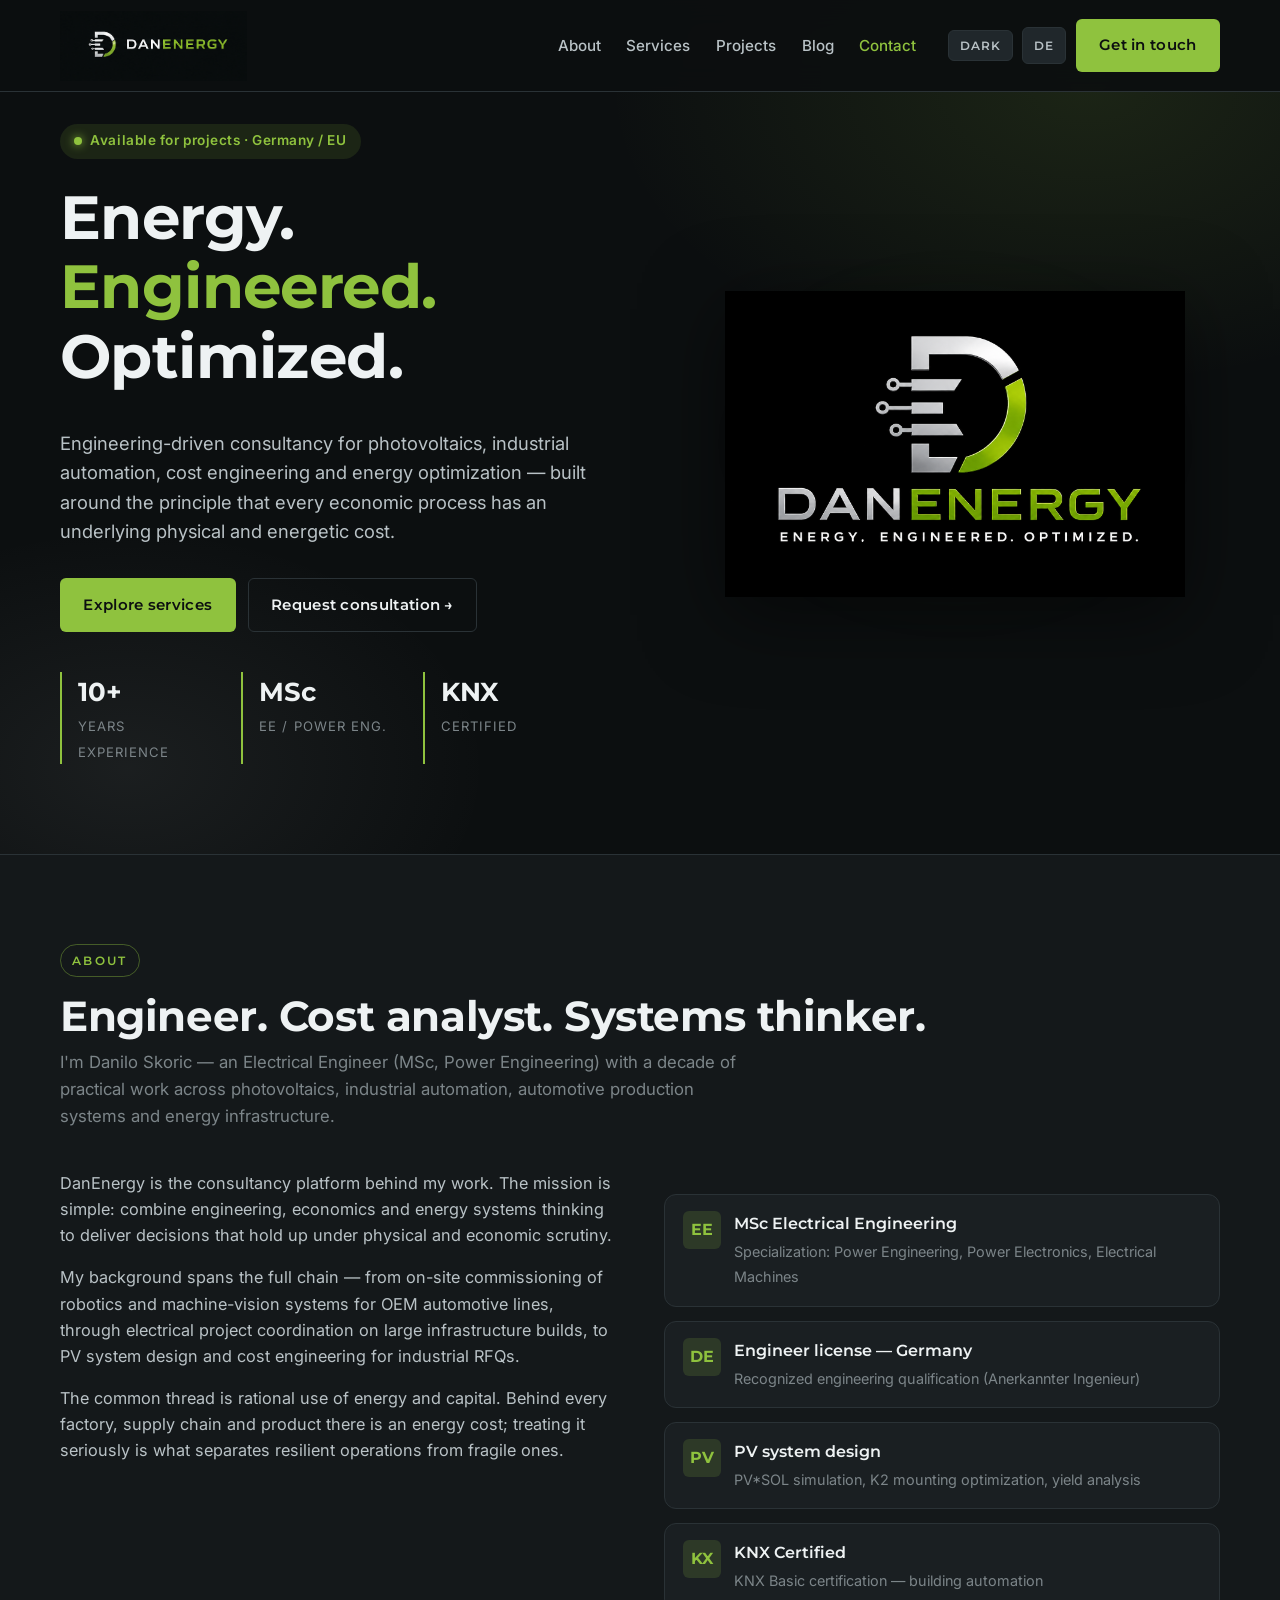
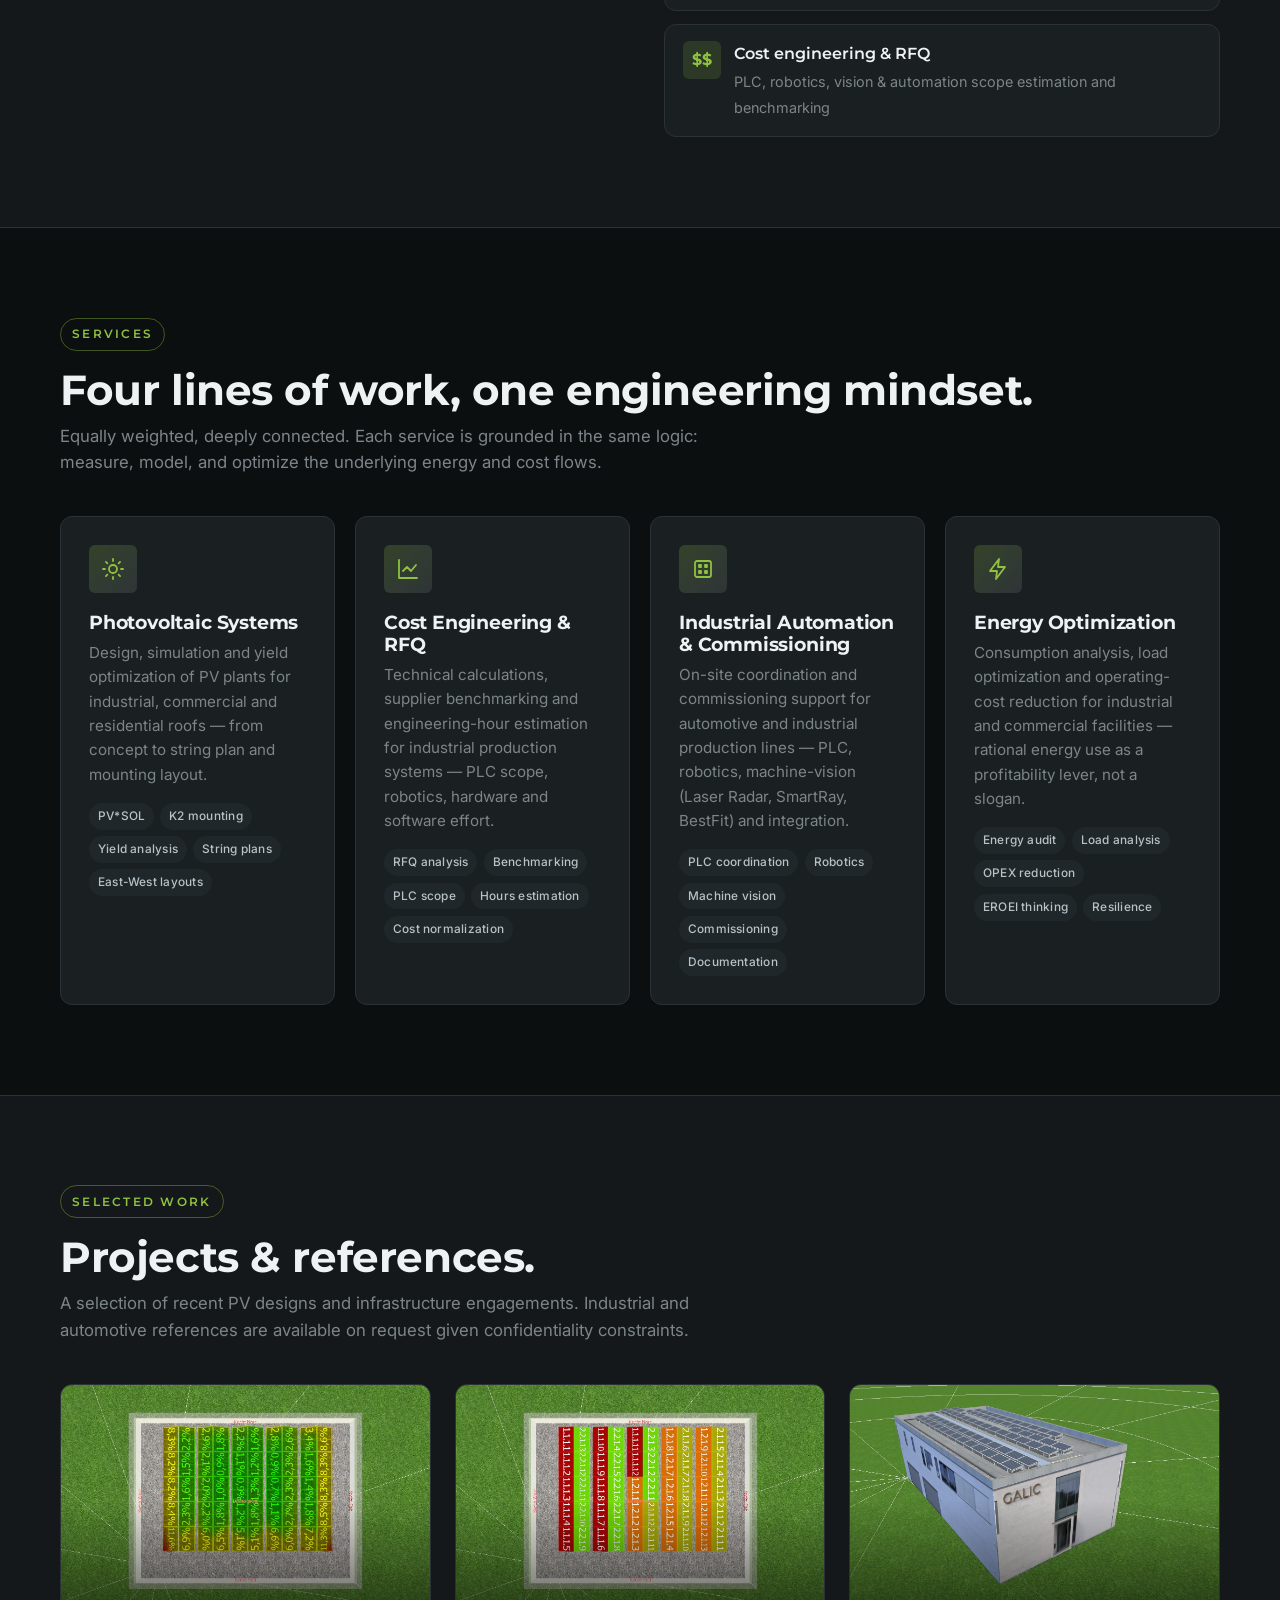
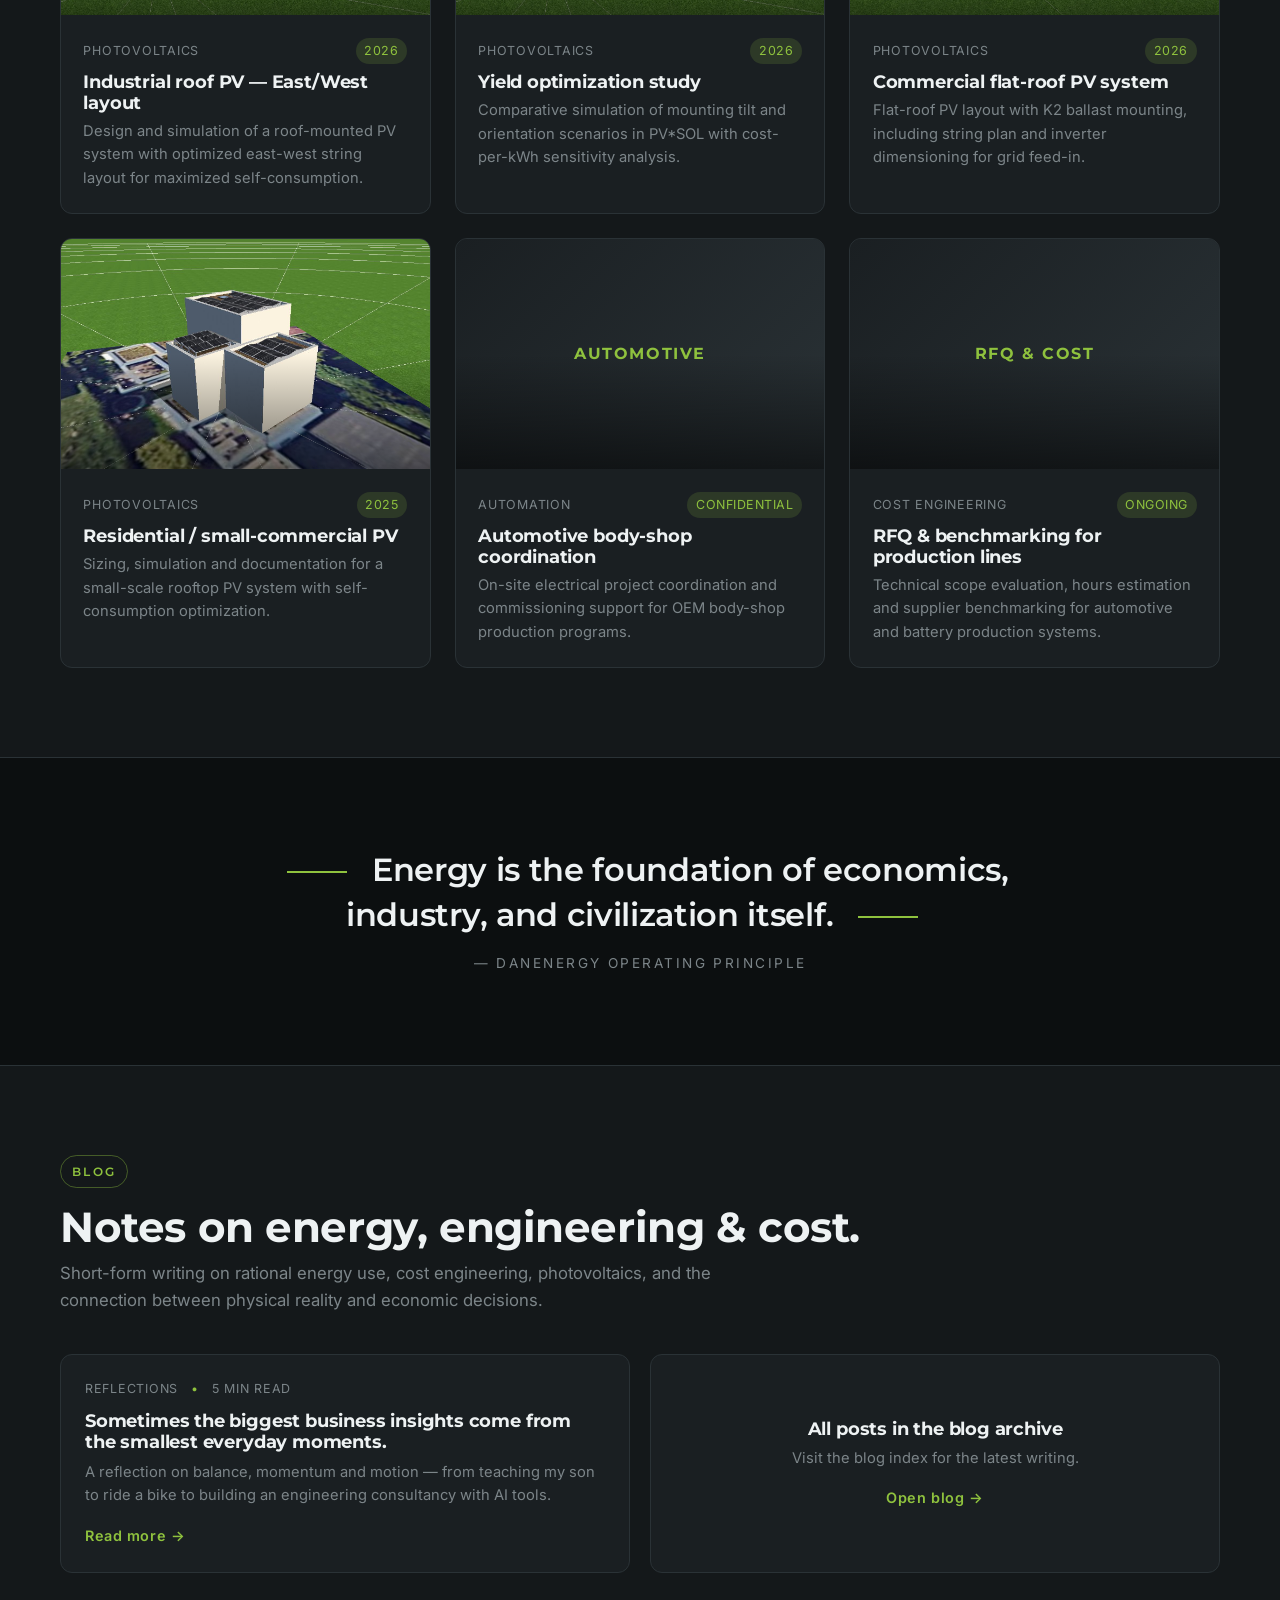
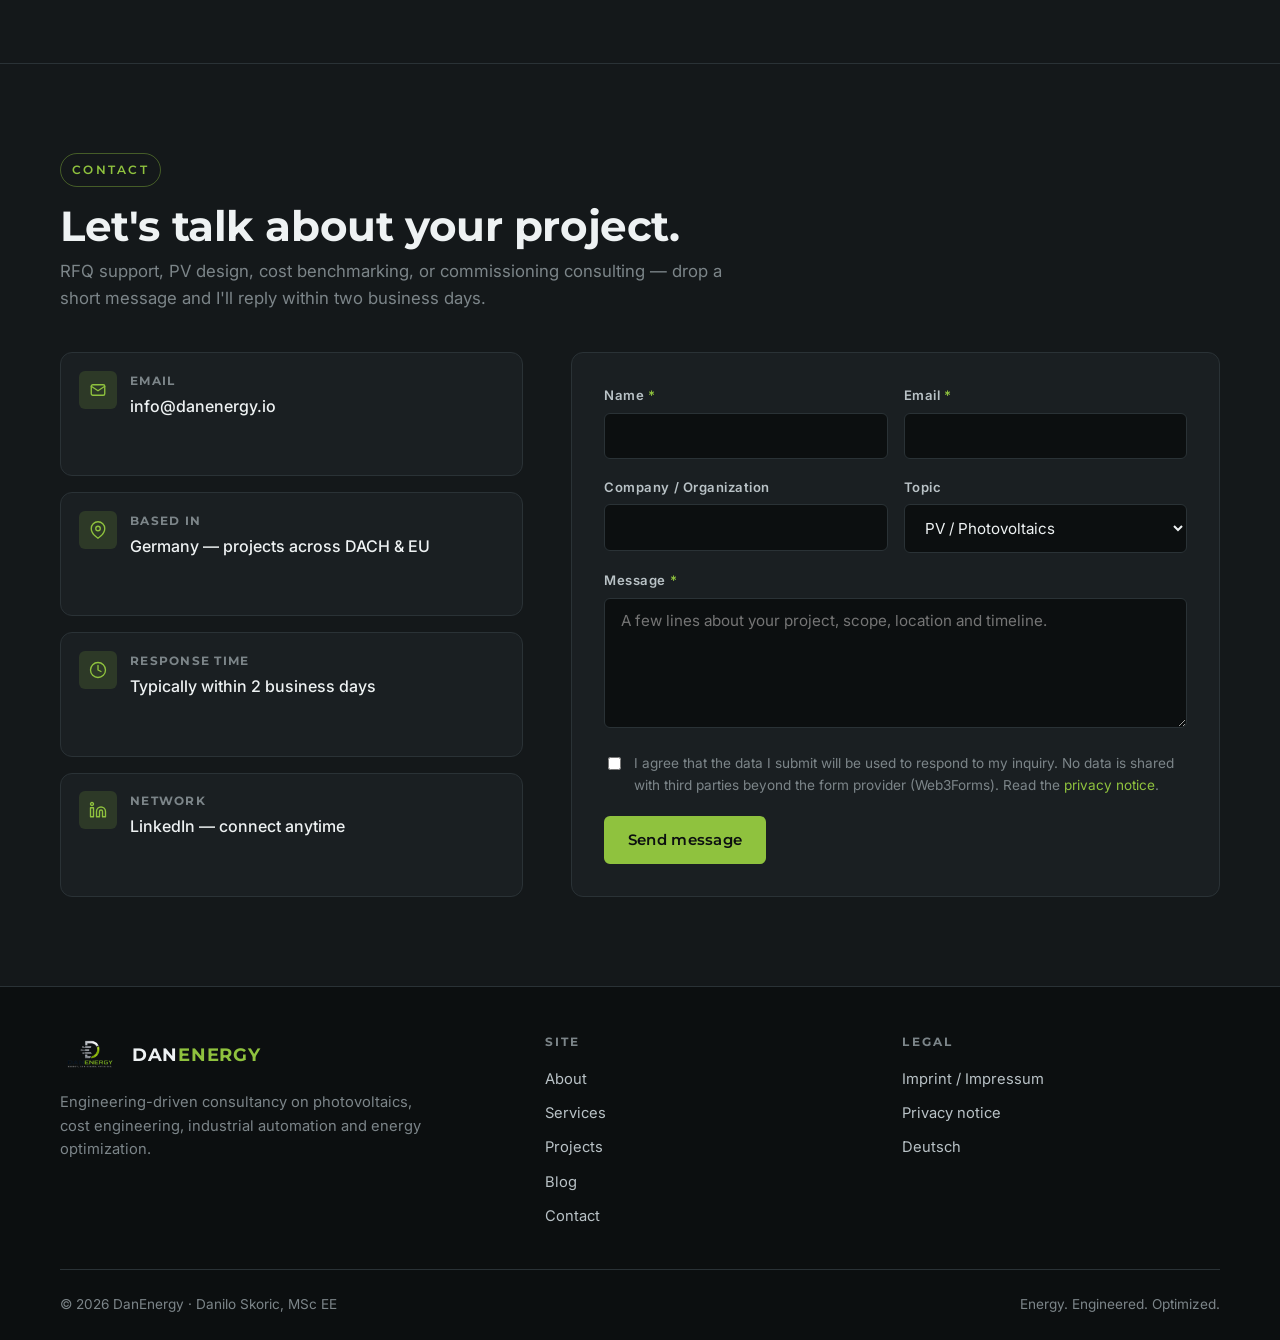
<file: index.html>
<!DOCTYPE html>
<html lang="en" data-theme="dark">
<head>
<meta charset="UTF-8">
<meta name="viewport" content="width=device-width, initial-scale=1.0">
<title>DanEnergy — Energy. Engineered. Optimized.</title>
<meta name="description" content="DanEnergy — engineering consultancy for photovoltaics, cost engineering, industrial automation and energy optimization. Founded by MSc Electrical Engineer Danilo Skoric.">
<meta name="author" content="Danilo Skoric">
<meta name="theme-color" content="#0c0f10">

<!-- Open Graph -->
<meta property="og:title" content="DanEnergy — Energy. Engineered. Optimized.">
<meta property="og:description" content="Engineering-driven solutions for photovoltaics, cost engineering, industrial automation and energy optimization.">
<meta property="og:type" content="website">
<meta property="og:url" content="https://danenergy.io/">
<meta property="og:image" content="https://danenergy.io/assets/images/danenergy_logo.png">

<link rel="icon" type="image/png" href="assets/images/danenergy_logo.png">
<link rel="apple-touch-icon" href="assets/images/danenergy_logo.png">

<link rel="preconnect" href="https://fonts.googleapis.com">
<link rel="preconnect" href="https://fonts.gstatic.com" crossorigin>
<link href="https://fonts.googleapis.com/css2?family=Inter:wght@400;500;600&family=Montserrat:wght@500;600;700&display=swap" rel="stylesheet">

<link rel="stylesheet" href="css/styles.css">
</head>
<body>

<!-- =========== HEADER =========== -->
<header class="site-header">
  <div class="container nav-wrap">
    <a href="#" class="brand" aria-label="DanEnergy home">
      <img src="assets/images/danenergy_brand_horizontal.png" alt="DanEnergy">
    </a>

    <nav class="nav-menu" id="navMenu" aria-label="Primary">
      <ul class="nav-links">
        <li><a href="#about">About</a></li>
        <li><a href="#services">Services</a></li>
        <li><a href="#projects">Projects</a></li>
        <li><a href="blog/index.html">Blog</a></li>
        <li><a href="#contact">Contact</a></li>
      </ul>
      <div class="nav-actions">
        <button class="theme-toggle" id="themeToggle" aria-label="Toggle dark / light theme">DARK</button>
        <a class="lang-toggle" href="de/index.html" aria-label="Switch to German">DE</a>
        <a class="btn btn-primary" href="#contact">Get in touch</a>
      </div>
    </nav>

    <button class="menu-toggle" id="menuToggle" aria-label="Open menu" aria-expanded="false">
      <span></span>
    </button>
  </div>
</header>

<!-- =========== HERO =========== -->
<section class="hero">
  <div class="container hero-grid">
    <div class="hero-text reveal">
      <span class="hero-tag">Available for projects · Germany / EU</span>
      <h1>Energy. <span class="accent">Engineered.</span> Optimized.</h1>
      <p class="hero-lead">
        Engineering-driven consultancy for photovoltaics, industrial automation,
        cost engineering and energy optimization &mdash; built around the principle
        that every economic process has an underlying physical and energetic cost.
      </p>
      <div class="hero-cta">
        <a href="#services" class="btn btn-primary">Explore services</a>
        <a href="#contact" class="btn btn-ghost">Request consultation →</a>
      </div>
      <div class="hero-stats">
        <div class="hero-stat">
          <strong>10+</strong>
          <span>Years experience</span>
        </div>
        <div class="hero-stat">
          <strong>MSc</strong>
          <span>EE / Power Eng.</span>
        </div>
        <div class="hero-stat">
          <strong>KNX</strong>
          <span>Certified</span>
        </div>
      </div>
    </div>

    <div class="hero-visual reveal">
      <img src="assets/images/danenergy_brand_stacked.png" alt="DanEnergy — Energy. Engineered. Optimized." class="hero-logo">
    </div>
  </div>
</section>

<!-- =========== ABOUT =========== -->
<section id="about" class="about">
  <div class="container">
    <span class="section-eyebrow">About</span>
    <h2 class="section-title">Engineer. Cost analyst. Systems thinker.</h2>
    <p class="section-lead">
      I'm Danilo Skoric &mdash; an Electrical Engineer (MSc, Power Engineering) with a
      decade of practical work across photovoltaics, industrial automation, automotive
      production systems and energy infrastructure.
    </p>

    <div class="about-grid" style="margin-top: 2.5rem;">
      <div class="about-text reveal">
        <p>
          DanEnergy is the consultancy platform behind my work. The mission is simple:
          combine engineering, economics and energy systems thinking to deliver
          decisions that hold up under physical and economic scrutiny.
        </p>
        <p>
          My background spans the full chain &mdash; from on-site commissioning of
          robotics and machine-vision systems for OEM automotive lines, through
          electrical project coordination on large infrastructure builds, to
          PV system design and cost engineering for industrial RFQs.
        </p>
        <p>
          The common thread is rational use of energy and capital. Behind every
          factory, supply chain and product there is an energy cost; treating it
          seriously is what separates resilient operations from fragile ones.
        </p>
      </div>

      <div class="about-credentials reveal">
        <div class="credential">
          <div class="credential-icon">EE</div>
          <div class="credential-body">
            <strong>MSc Electrical Engineering</strong>
            <span>Specialization: Power Engineering, Power Electronics, Electrical Machines</span>
          </div>
        </div>
        <div class="credential">
          <div class="credential-icon">DE</div>
          <div class="credential-body">
            <strong>Engineer license — Germany</strong>
            <span>Recognized engineering qualification (Anerkannter Ingenieur)</span>
          </div>
        </div>
        <div class="credential">
          <div class="credential-icon">PV</div>
          <div class="credential-body">
            <strong>PV system design</strong>
            <span>PV*SOL simulation, K2 mounting optimization, yield analysis</span>
          </div>
        </div>
        <div class="credential">
          <div class="credential-icon">KX</div>
          <div class="credential-body">
            <strong>KNX Certified</strong>
            <span>KNX Basic certification — building automation</span>
          </div>
        </div>
        <div class="credential">
          <div class="credential-icon">$$</div>
          <div class="credential-body">
            <strong>Cost engineering &amp; RFQ</strong>
            <span>PLC, robotics, vision &amp; automation scope estimation and benchmarking</span>
          </div>
        </div>
      </div>
    </div>
  </div>
</section>

<!-- =========== SERVICES =========== -->
<section id="services">
  <div class="container">
    <span class="section-eyebrow">Services</span>
    <h2 class="section-title">Four lines of work, one engineering mindset.</h2>
    <p class="section-lead">
      Equally weighted, deeply connected. Each service is grounded in the same logic:
      measure, model, and optimize the underlying energy and cost flows.
    </p>

    <div class="services-grid">

      <!-- 1. PV -->
      <div class="service-card reveal">
        <div class="service-icon">
          <svg viewBox="0 0 24 24" fill="none" stroke="currentColor" stroke-width="1.8" stroke-linecap="round" stroke-linejoin="round"><circle cx="12" cy="12" r="4"/><path d="M12 2v2M12 20v2M4.93 4.93l1.41 1.41M17.66 17.66l1.41 1.41M2 12h2M20 12h2M4.93 19.07l1.41-1.41M17.66 6.34l1.41-1.41"/></svg>
        </div>
        <h3>Photovoltaic Systems</h3>
        <p>
          Design, simulation and yield optimization of PV plants for industrial,
          commercial and residential roofs &mdash; from concept to string plan and
          mounting layout.
        </p>
        <div class="service-tags">
          <span>PV*SOL</span><span>K2 mounting</span><span>Yield analysis</span><span>String plans</span><span>East-West layouts</span>
        </div>
      </div>

      <!-- 2. Cost Engineering -->
      <div class="service-card reveal">
        <div class="service-icon">
          <svg viewBox="0 0 24 24" fill="none" stroke="currentColor" stroke-width="1.8" stroke-linecap="round" stroke-linejoin="round"><path d="M3 3v18h18"/><path d="M7 14l4-4 4 4 5-6"/></svg>
        </div>
        <h3>Cost Engineering &amp; RFQ</h3>
        <p>
          Technical calculations, supplier benchmarking and engineering-hour
          estimation for industrial production systems &mdash; PLC scope, robotics,
          hardware and software effort.
        </p>
        <div class="service-tags">
          <span>RFQ analysis</span><span>Benchmarking</span><span>PLC scope</span><span>Hours estimation</span><span>Cost normalization</span>
        </div>
      </div>

      <!-- 3. Automation -->
      <div class="service-card reveal">
        <div class="service-icon">
          <svg viewBox="0 0 24 24" fill="none" stroke="currentColor" stroke-width="1.8" stroke-linecap="round" stroke-linejoin="round"><rect x="4" y="4" width="16" height="16" rx="2"/><path d="M8 8h2v2H8zM14 8h2v2h-2zM8 14h2v2H8zM14 14h2v2h-2z"/></svg>
        </div>
        <h3>Industrial Automation &amp; Commissioning</h3>
        <p>
          On-site coordination and commissioning support for automotive and
          industrial production lines &mdash; PLC, robotics, machine-vision (Laser
          Radar, SmartRay, BestFit) and integration.
        </p>
        <div class="service-tags">
          <span>PLC coordination</span><span>Robotics</span><span>Machine vision</span><span>Commissioning</span><span>Documentation</span>
        </div>
      </div>

      <!-- 4. Energy Optimization -->
      <div class="service-card reveal">
        <div class="service-icon">
          <svg viewBox="0 0 24 24" fill="none" stroke="currentColor" stroke-width="1.8" stroke-linecap="round" stroke-linejoin="round"><path d="M13 2L4 14h7l-1 8 9-12h-7l1-8z"/></svg>
        </div>
        <h3>Energy Optimization</h3>
        <p>
          Consumption analysis, load optimization and operating-cost reduction
          for industrial and commercial facilities &mdash; rational energy use as
          a profitability lever, not a slogan.
        </p>
        <div class="service-tags">
          <span>Energy audit</span><span>Load analysis</span><span>OPEX reduction</span><span>EROEI thinking</span><span>Resilience</span>
        </div>
      </div>

    </div>
  </div>
</section>

<!-- =========== PROJECTS =========== -->
<section id="projects" class="projects">
  <div class="container">
    <span class="section-eyebrow">Selected work</span>
    <h2 class="section-title">Projects &amp; references.</h2>
    <p class="section-lead">
      A selection of recent PV designs and infrastructure engagements. Industrial
      and automotive references are available on request given confidentiality
      constraints.
    </p>

    <div class="projects-grid">

      <article class="project-card reveal">
        <div class="project-image" style="background-image:url('assets/images/pv_project_01.jpg');"></div>
        <div class="project-body">
          <div class="project-meta"><span>Photovoltaics</span><span class="badge">2026</span></div>
          <h3>Industrial roof PV — East/West layout</h3>
          <p>Design and simulation of a roof-mounted PV system with optimized east-west string layout for maximized self-consumption.</p>
        </div>
      </article>

      <article class="project-card reveal">
        <div class="project-image" style="background-image:url('assets/images/pv_project_02.jpg');"></div>
        <div class="project-body">
          <div class="project-meta"><span>Photovoltaics</span><span class="badge">2026</span></div>
          <h3>Yield optimization study</h3>
          <p>Comparative simulation of mounting tilt and orientation scenarios in PV*SOL with cost-per-kWh sensitivity analysis.</p>
        </div>
      </article>

      <article class="project-card reveal">
        <div class="project-image" style="background-image:url('assets/images/pv_project_03.jpg');"></div>
        <div class="project-body">
          <div class="project-meta"><span>Photovoltaics</span><span class="badge">2026</span></div>
          <h3>Commercial flat-roof PV system</h3>
          <p>Flat-roof PV layout with K2 ballast mounting, including string plan and inverter dimensioning for grid feed-in.</p>
        </div>
      </article>

      <article class="project-card reveal">
        <div class="project-image" style="background-image:url('assets/images/pv_project_04.jpg');"></div>
        <div class="project-body">
          <div class="project-meta"><span>Photovoltaics</span><span class="badge">2025</span></div>
          <h3>Residential / small-commercial PV</h3>
          <p>Sizing, simulation and documentation for a small-scale rooftop PV system with self-consumption optimization.</p>
        </div>
      </article>

      <article class="project-card reveal">
        <div class="project-image" style="background:linear-gradient(135deg, #1a1f22, #2a3236);display:flex;align-items:center;justify-content:center;color:#8FC23E;font-family:Montserrat;font-weight:700;letter-spacing:0.1em;">AUTOMOTIVE</div>
        <div class="project-body">
          <div class="project-meta"><span>Automation</span><span class="badge">Confidential</span></div>
          <h3>Automotive body-shop coordination</h3>
          <p>On-site electrical project coordination and commissioning support for OEM body-shop production programs.</p>
        </div>
      </article>

      <article class="project-card reveal">
        <div class="project-image" style="background:linear-gradient(135deg, #1a1f22, #2a3236);display:flex;align-items:center;justify-content:center;color:#8FC23E;font-family:Montserrat;font-weight:700;letter-spacing:0.1em;">RFQ &amp; COST</div>
        <div class="project-body">
          <div class="project-meta"><span>Cost Engineering</span><span class="badge">Ongoing</span></div>
          <h3>RFQ &amp; benchmarking for production lines</h3>
          <p>Technical scope evaluation, hours estimation and supplier benchmarking for automotive and battery production systems.</p>
        </div>
      </article>

    </div>
  </div>
</section>

<!-- =========== PHILOSOPHY =========== -->
<section class="philosophy">
  <div class="container">
    <blockquote class="reveal">
      Energy is the foundation of economics, industry, and civilization itself.
    </blockquote>
    <cite>— DanEnergy operating principle</cite>
  </div>
</section>

<!-- =========== BLOG TEASER =========== -->
<section id="blog" class="projects" style="border-bottom:none;">
  <div class="container">
    <span class="section-eyebrow">Blog</span>
    <h2 class="section-title">Notes on energy, engineering &amp; cost.</h2>
    <p class="section-lead">
      Short-form writing on rational energy use, cost engineering, photovoltaics,
      and the connection between physical reality and economic decisions.
    </p>

    <div class="blog-grid">
      <a href="blog/small-moments-big-insights.html" class="blog-card reveal">
        <div class="blog-meta"><span>Reflections</span><span class="dot">•</span><span>5 min read</span></div>
        <h3>Sometimes the biggest business insights come from the smallest everyday moments.</h3>
        <p>A reflection on balance, momentum and motion — from teaching my son to ride a bike to building an engineering consultancy with AI tools.</p>
        <span class="arrow">Read more →</span>
      </a>
      <a href="blog/index.html" class="blog-card reveal" style="display:flex;flex-direction:column;justify-content:center;align-items:center;text-align:center;">
        <h3 style="margin:0;">All posts in the blog archive</h3>
        <p style="margin-top:0.5rem;">Visit the blog index for the latest writing.</p>
        <span class="arrow">Open blog →</span>
      </a>
    </div>
  </div>
</section>

<!-- =========== CONTACT =========== -->
<section id="contact" class="contact">
  <div class="container">
    <span class="section-eyebrow">Contact</span>
    <h2 class="section-title">Let's talk about your project.</h2>
    <p class="section-lead">
      RFQ support, PV design, cost benchmarking, or commissioning consulting &mdash;
      drop a short message and I'll reply within two business days.
    </p>

    <div class="contact-grid">
      <div class="contact-info reveal">
        <div class="contact-item">
          <div class="contact-item-icon">
            <svg width="18" height="18" viewBox="0 0 24 24" fill="none" stroke="currentColor" stroke-width="1.8" stroke-linecap="round" stroke-linejoin="round"><rect x="3" y="5" width="18" height="14" rx="2"/><polyline points="3,7 12,13 21,7"/></svg>
          </div>
          <div>
            <strong>Email</strong>
            <a href="mailto:info@danenergy.io">info@danenergy.io</a>
          </div>
        </div>
        <div class="contact-item">
          <div class="contact-item-icon">
            <svg width="18" height="18" viewBox="0 0 24 24" fill="none" stroke="currentColor" stroke-width="1.8" stroke-linecap="round" stroke-linejoin="round"><path d="M21 10c0 7-9 13-9 13s-9-6-9-13a9 9 0 1 1 18 0z"/><circle cx="12" cy="10" r="3"/></svg>
          </div>
          <div>
            <strong>Based in</strong>
            <span>Germany — projects across DACH &amp; EU</span>
          </div>
        </div>
        <div class="contact-item">
          <div class="contact-item-icon">
            <svg width="18" height="18" viewBox="0 0 24 24" fill="none" stroke="currentColor" stroke-width="1.8" stroke-linecap="round" stroke-linejoin="round"><circle cx="12" cy="12" r="10"/><polyline points="12,6 12,12 16,14"/></svg>
          </div>
          <div>
            <strong>Response time</strong>
            <span>Typically within 2 business days</span>
          </div>
        </div>
        <div class="contact-item">
          <div class="contact-item-icon">
            <svg width="18" height="18" viewBox="0 0 24 24" fill="none" stroke="currentColor" stroke-width="1.8" stroke-linecap="round" stroke-linejoin="round"><path d="M16 8a6 6 0 0 1 6 6v7h-4v-7a2 2 0 0 0-4 0v7h-4v-7a6 6 0 0 1 6-6z"/><rect x="2" y="9" width="4" height="12"/><circle cx="4" cy="4" r="2"/></svg>
          </div>
          <div>
            <strong>Network</strong>
            <span>LinkedIn — connect anytime</span>
          </div>
        </div>
      </div>

      <form class="contact-form reveal" id="contactForm">
        <!-- Web3Forms access key — replace YOUR_ACCESS_KEY with the key from web3forms.com -->
        <input type="hidden" name="access_key" value="3fb050ed-e477-4a73-8b90-6a3d4aa38ea7">
        <input type="hidden" name="subject" value="New inquiry from danenergy.io">
        <input type="hidden" name="from_name" value="DanEnergy website">
        <!-- Honeypot anti-spam -->
        <input type="checkbox" name="botcheck" style="display:none" tabindex="-1" autocomplete="off">

        <div class="form-row">
          <div class="form-field">
            <label for="name">Name <span class="req">*</span></label>
            <input type="text" id="name" name="name" required autocomplete="name">
          </div>
          <div class="form-field">
            <label for="email">Email <span class="req">*</span></label>
            <input type="email" id="email" name="email" required autocomplete="email">
          </div>
        </div>

        <div class="form-row">
          <div class="form-field">
            <label for="company">Company / Organization</label>
            <input type="text" id="company" name="company" autocomplete="organization">
          </div>
          <div class="form-field">
            <label for="topic">Topic</label>
            <select id="topic" name="topic">
              <option value="PV / Photovoltaics">PV / Photovoltaics</option>
              <option value="Cost Engineering / RFQ">Cost Engineering / RFQ</option>
              <option value="Industrial Automation / Commissioning">Industrial Automation / Commissioning</option>
              <option value="Energy Optimization">Energy Optimization</option>
              <option value="Other">Other</option>
            </select>
          </div>
        </div>

        <div class="form-field">
          <label for="message">Message <span class="req">*</span></label>
          <textarea id="message" name="message" required placeholder="A few lines about your project, scope, location and timeline."></textarea>
        </div>

        <label class="form-consent">
          <input type="checkbox" required>
          <span>I agree that the data I submit will be used to respond to my inquiry. No data is shared with third parties beyond the form provider (Web3Forms). Read the <a href="#">privacy notice</a>.</span>
        </label>

        <button type="submit" class="btn btn-primary" id="submitBtn">Send message</button>

        <div class="form-status" id="formStatus" role="status" aria-live="polite"></div>
      </form>
    </div>
  </div>
</section>

<!-- =========== FOOTER =========== -->
<footer class="site-footer">
  <div class="container">
    <div class="footer-grid">
      <div>
        <div class="footer-brand">
          <img src="assets/images/danenergy_logo.png" alt="DanEnergy logo">
          <strong>DAN<span>ENERGY</span></strong>
        </div>
        <p class="footer-text">
          Engineering-driven consultancy on photovoltaics, cost engineering,
          industrial automation and energy optimization.
        </p>
      </div>
      <div class="footer-col">
        <h4>Site</h4>
        <ul>
          <li><a href="#about">About</a></li>
          <li><a href="#services">Services</a></li>
          <li><a href="#projects">Projects</a></li>
          <li><a href="blog/index.html">Blog</a></li>
          <li><a href="#contact">Contact</a></li>
        </ul>
      </div>
      <div class="footer-col">
        <h4>Legal</h4>
        <ul>
          <li><a href="#">Imprint / Impressum</a></li>
          <li><a href="#">Privacy notice</a></li>
          <li><a href="de/index.html">Deutsch</a></li>
        </ul>
      </div>
    </div>
    <div class="footer-bottom">
      <span>© <span id="year"></span> DanEnergy · Danilo Skoric, MSc EE</span>
      <span>Energy. Engineered. Optimized.</span>
    </div>
  </div>
</footer>

<script src="js/main.js"></script>
</body>
</html>
</file>
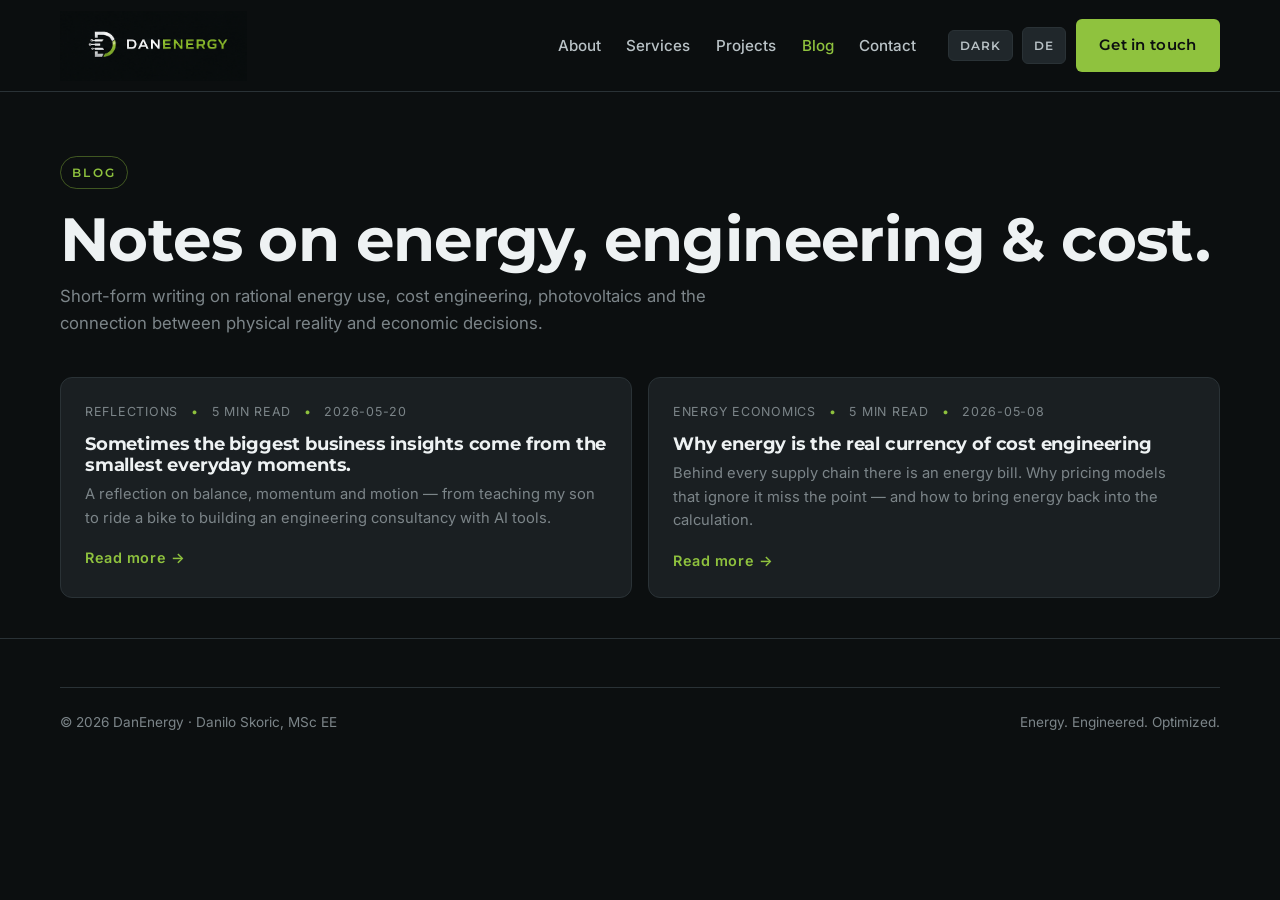
<file: blog/index.html>
<!DOCTYPE html>
<html lang="en" data-theme="dark">
<head>
<meta charset="UTF-8">
<meta name="viewport" content="width=device-width, initial-scale=1.0">
<title>Blog — DanEnergy</title>
<meta name="description" content="Notes on energy economics, cost engineering, photovoltaics and industrial optimization.">
<link rel="icon" type="image/png" href="../assets/images/danenergy_logo.png">

<link rel="preconnect" href="https://fonts.googleapis.com">
<link rel="preconnect" href="https://fonts.gstatic.com" crossorigin>
<link href="https://fonts.googleapis.com/css2?family=Inter:wght@400;500;600&family=Montserrat:wght@500;600;700&display=swap" rel="stylesheet">

<link rel="stylesheet" href="../css/styles.css">
<style>
  .blog-hero { padding-top: calc(var(--header-h) + 4rem); padding-bottom: 2.5rem; }
  .blog-hero h1 { margin-bottom: 0.5rem; }
  .post-list { margin-top: 2.5rem; display: grid; gap: 1rem; }
</style>
</head>
<body>

<header class="site-header">
  <div class="container nav-wrap">
    <a href="../index.html" class="brand">
      <img src="../assets/images/danenergy_brand_horizontal.png" alt="DanEnergy">
    </a>
    <nav class="nav-menu" id="navMenu" aria-label="Primary">
      <ul class="nav-links">
        <li><a href="../index.html#about">About</a></li>
        <li><a href="../index.html#services">Services</a></li>
        <li><a href="../index.html#projects">Projects</a></li>
        <li><a href="index.html" class="active">Blog</a></li>
        <li><a href="../index.html#contact">Contact</a></li>
      </ul>
      <div class="nav-actions">
        <button class="theme-toggle" id="themeToggle">DARK</button>
        <a class="lang-toggle" href="../de/index.html">DE</a>
        <a class="btn btn-primary" href="../index.html#contact">Get in touch</a>
      </div>
    </nav>
    <button class="menu-toggle" id="menuToggle" aria-label="Open menu" aria-expanded="false"><span></span></button>
  </div>
</header>

<section class="blog-hero">
  <div class="container">
    <span class="section-eyebrow">Blog</span>
    <h1>Notes on energy, engineering &amp; cost.</h1>
    <p class="section-lead">
      Short-form writing on rational energy use, cost engineering, photovoltaics
      and the connection between physical reality and economic decisions.
    </p>

    <div class="blog-grid post-list">
      <a href="small-moments-big-insights.html" class="blog-card">
        <div class="blog-meta">
          <span>Reflections</span><span class="dot">•</span><span>5 min read</span><span class="dot">•</span><span>2026-05-20</span>
        </div>
        <h3>Sometimes the biggest business insights come from the smallest everyday moments.</h3>
        <p>A reflection on balance, momentum and motion — from teaching my son to ride a bike to building an engineering consultancy with AI tools.</p>
        <span class="arrow">Read more →</span>
      </a>

      <a href="why-energy-is-cost.html" class="blog-card">
        <div class="blog-meta">
          <span>Energy economics</span><span class="dot">•</span><span>5 min read</span><span class="dot">•</span><span>2026-05-08</span>
        </div>
        <h3>Why energy is the real currency of cost engineering</h3>
        <p>Behind every supply chain there is an energy bill. Why pricing models that ignore it miss the point — and how to bring energy back into the calculation.</p>
        <span class="arrow">Read more →</span>
      </a>

      <!-- More posts will appear here. Use _template.html as a template. -->
    </div>
  </div>
</section>

<footer class="site-footer">
  <div class="container">
    <div class="footer-bottom">
      <span>© <span id="year"></span> DanEnergy · Danilo Skoric, MSc EE</span>
      <span>Energy. Engineered. Optimized.</span>
    </div>
  </div>
</footer>

<script src="../js/main.js"></script>
</body>
</html>
</file>
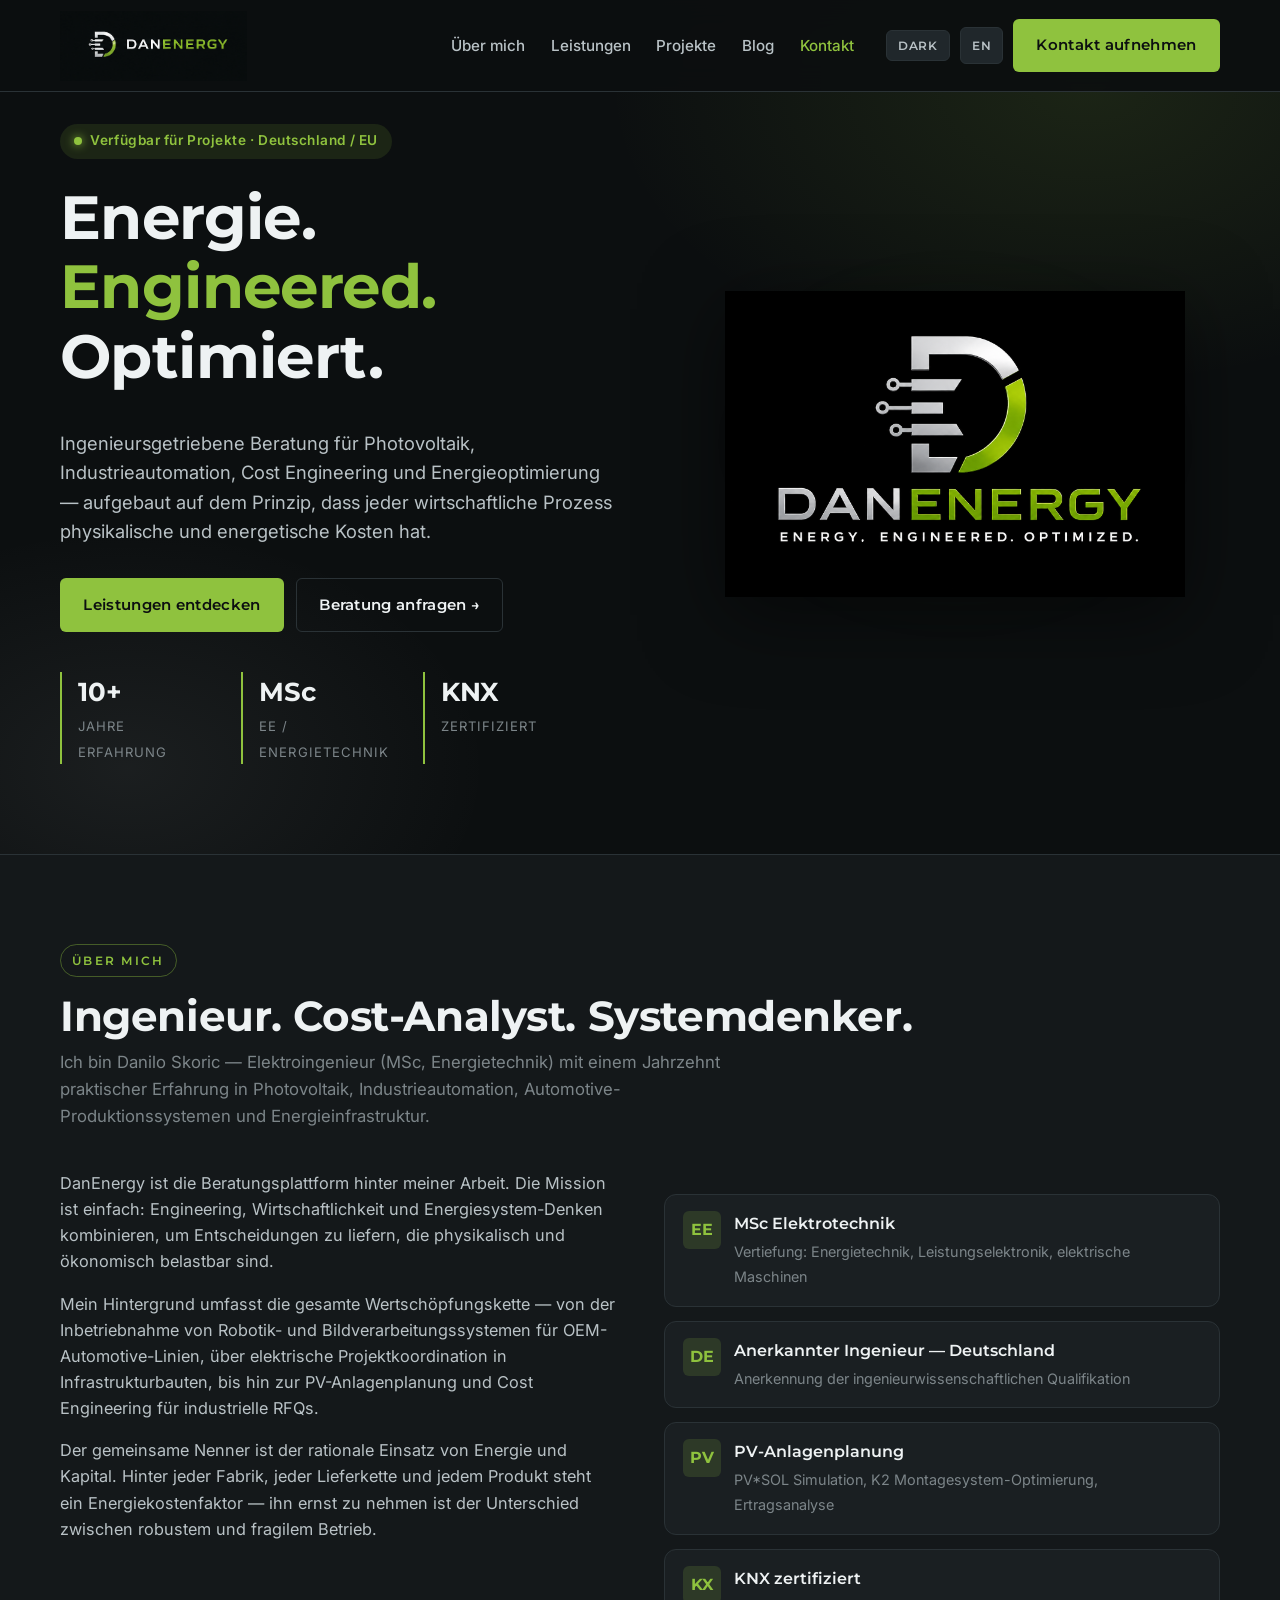
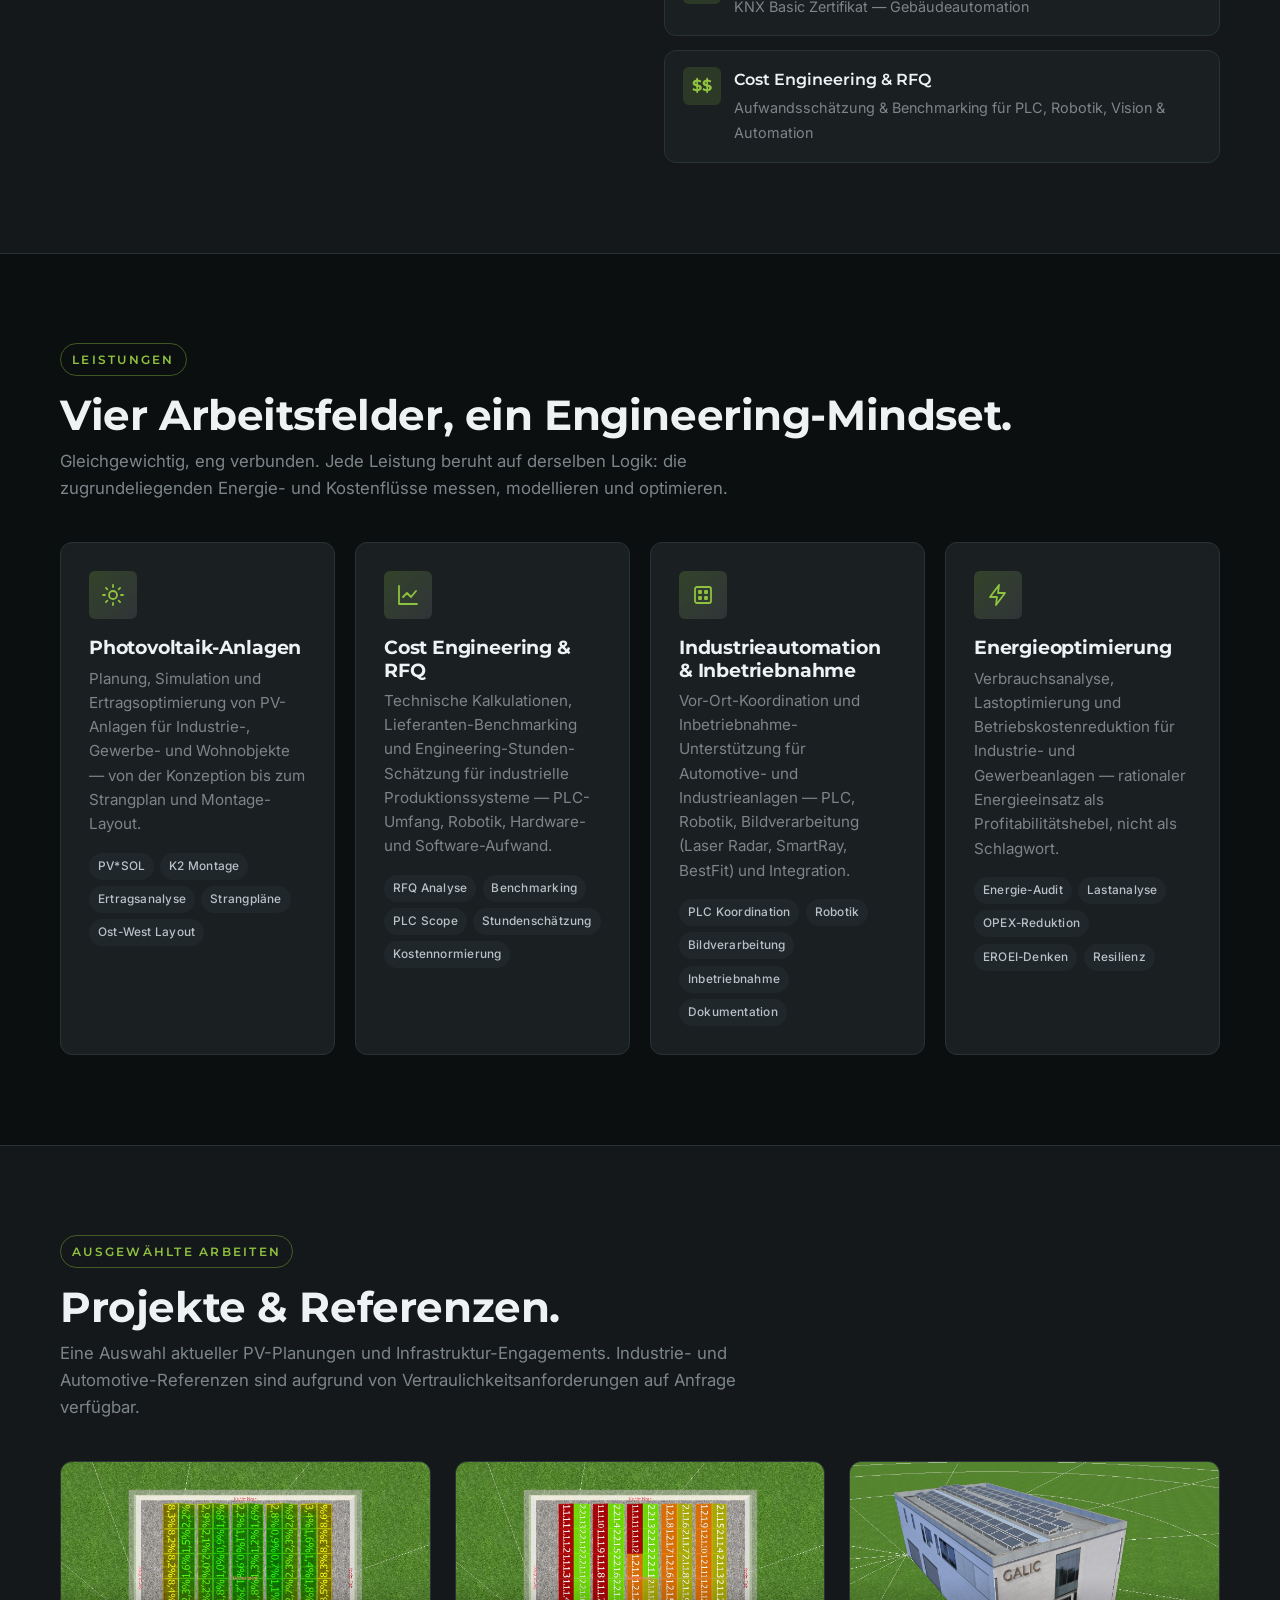
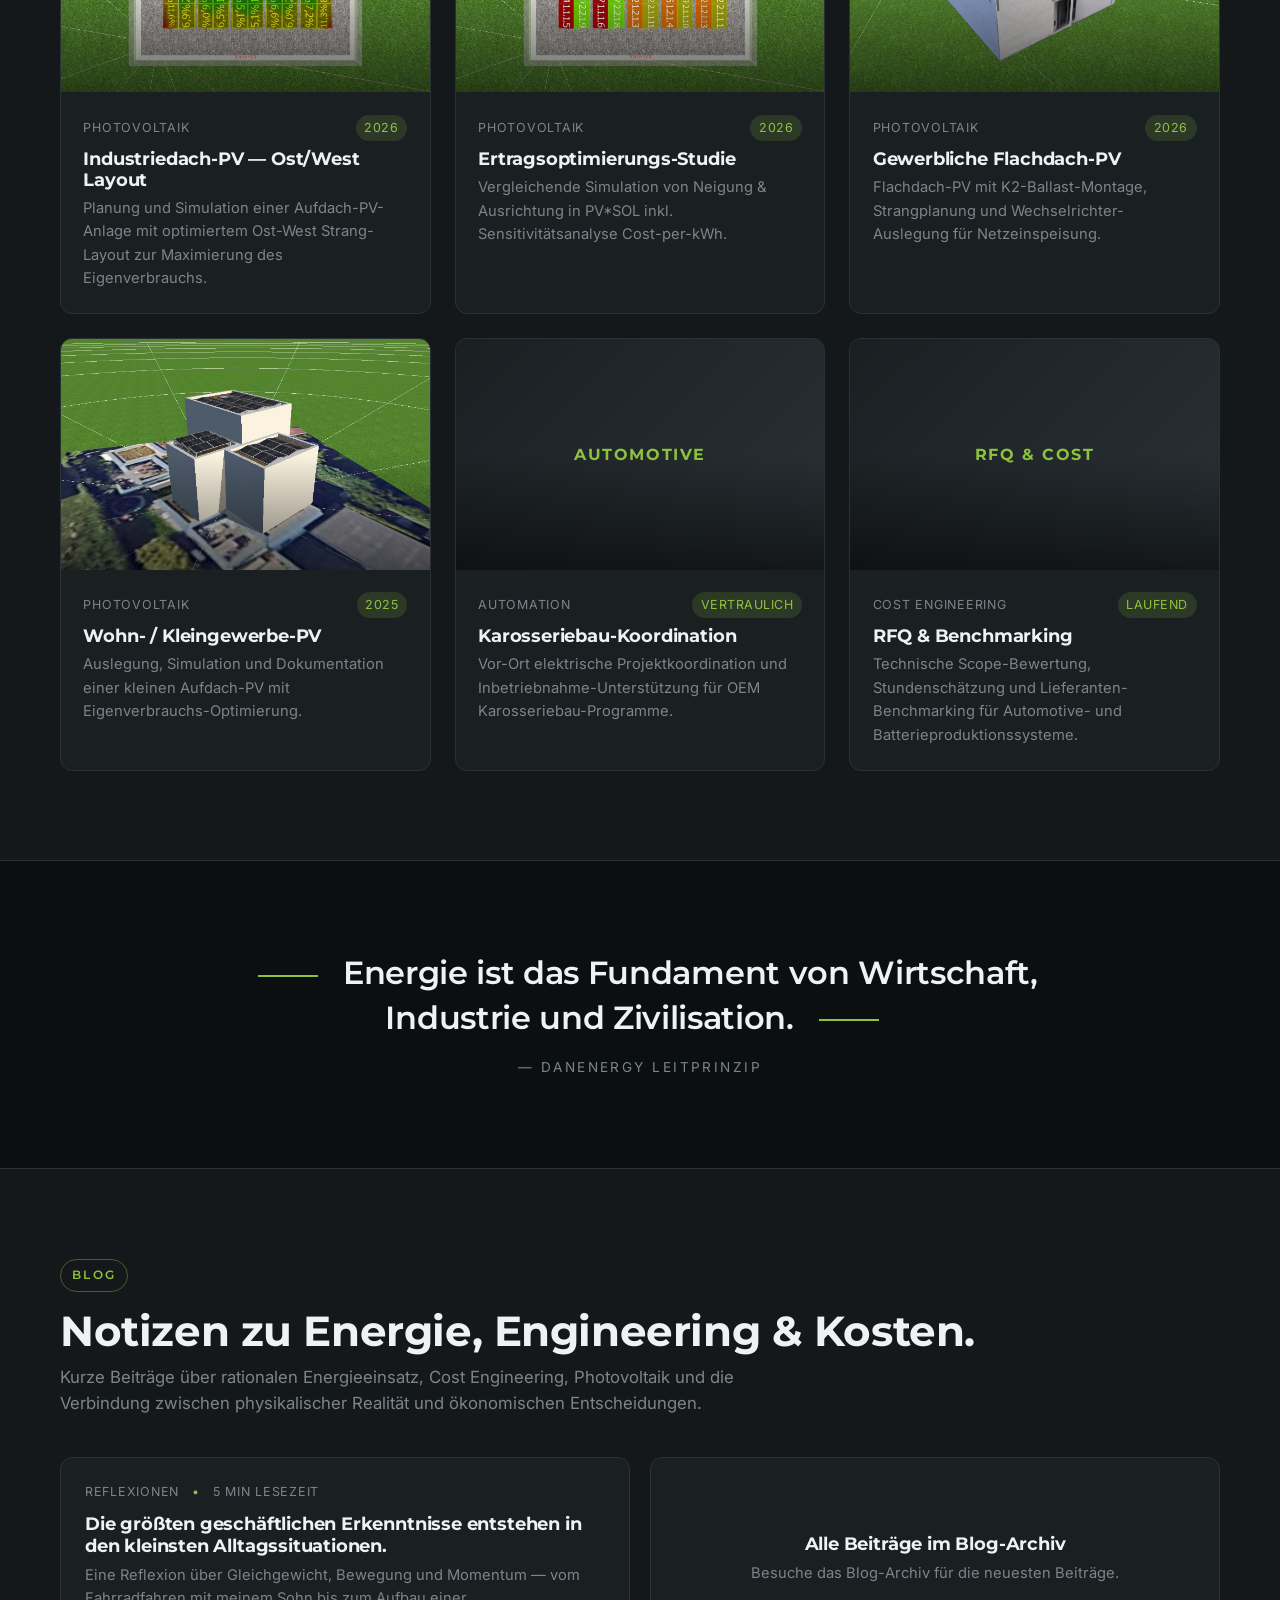
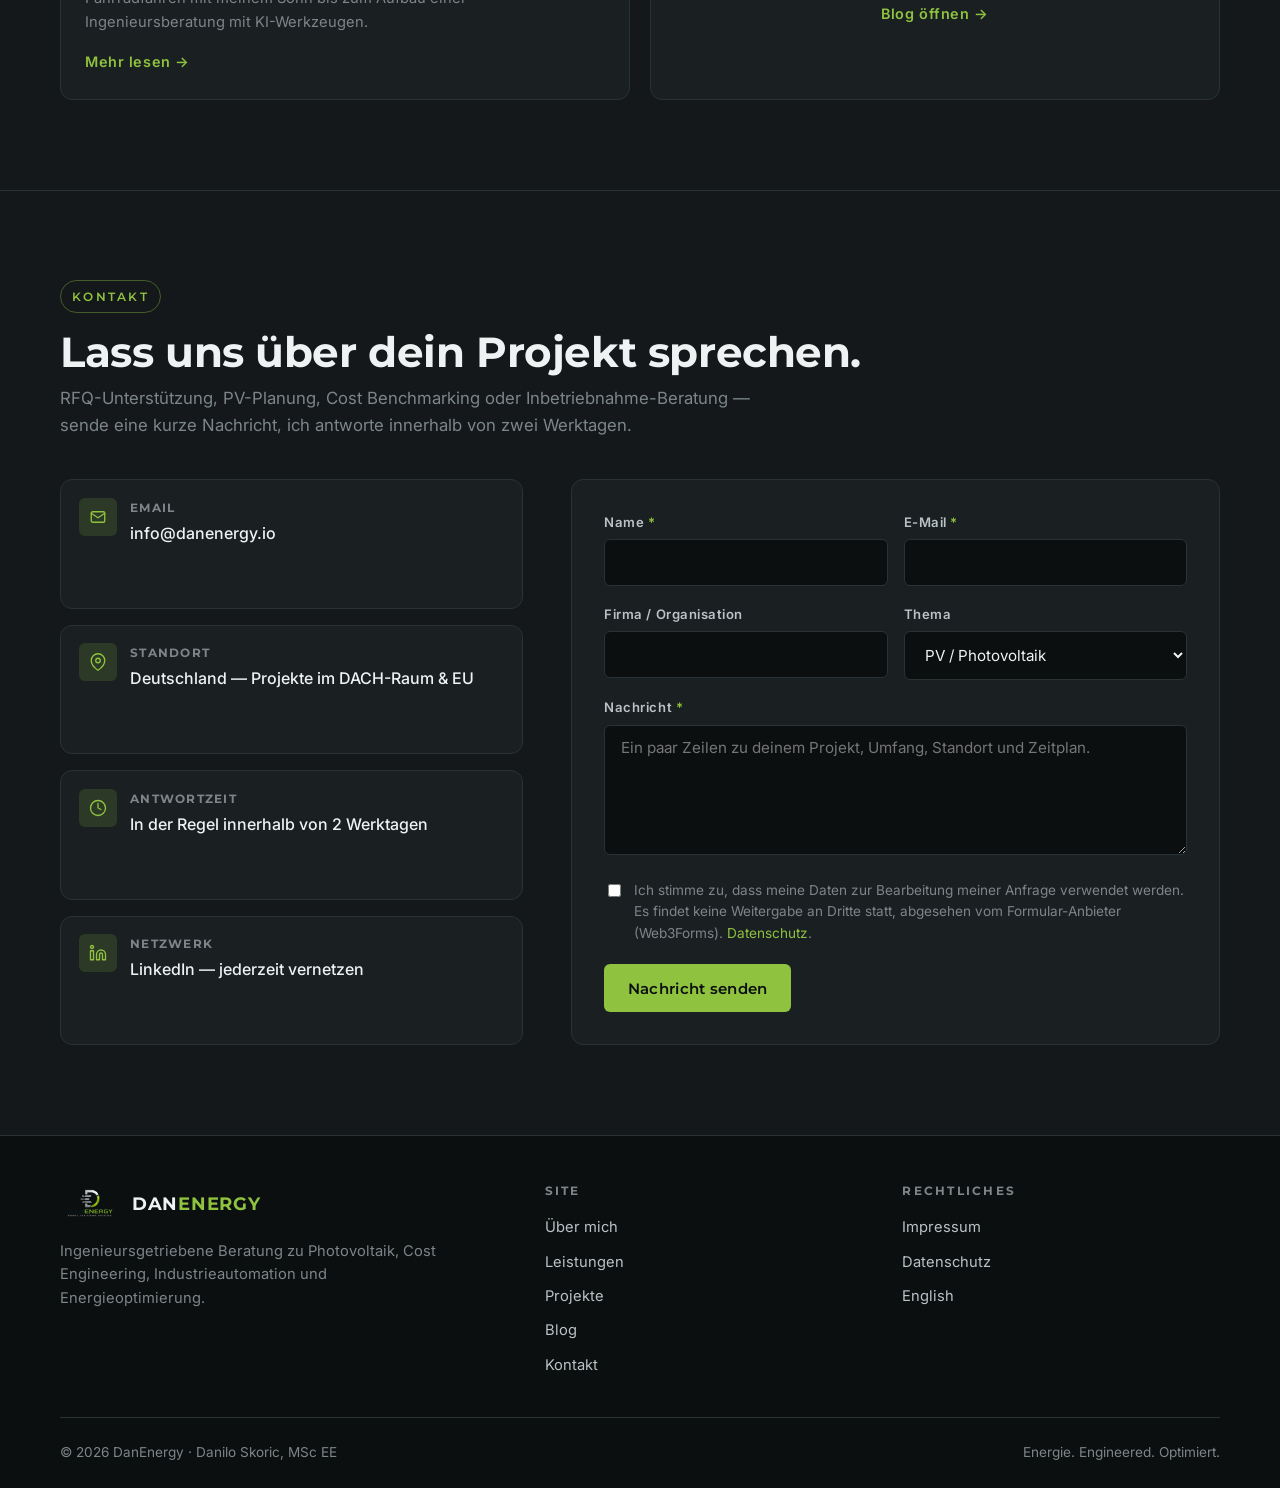
<file: de/index.html>
<!DOCTYPE html>
<html lang="de" data-theme="dark">
<head>
<meta charset="UTF-8">
<meta name="viewport" content="width=device-width, initial-scale=1.0">
<title>DanEnergy — Energie. Engineered. Optimiert.</title>
<meta name="description" content="DanEnergy — Ingenieurberatung für Photovoltaik, Cost Engineering, Industrieautomation und Energieoptimierung. Gegründet von MSc Elektroingenieur Danilo Skoric.">
<meta name="author" content="Danilo Skoric">
<meta name="theme-color" content="#0c0f10">

<meta property="og:title" content="DanEnergy — Energie. Engineered. Optimiert.">
<meta property="og:description" content="Ingenieursgetriebene Lösungen für Photovoltaik, Cost Engineering, Industrieautomation und Energieoptimierung.">
<meta property="og:type" content="website">
<meta property="og:url" content="https://danenergy.io/de/">
<meta property="og:image" content="https://danenergy.io/assets/images/danenergy_logo.png">

<link rel="icon" type="image/png" href="../assets/images/danenergy_logo.png">
<link rel="apple-touch-icon" href="../assets/images/danenergy_logo.png">

<link rel="preconnect" href="https://fonts.googleapis.com">
<link rel="preconnect" href="https://fonts.gstatic.com" crossorigin>
<link href="https://fonts.googleapis.com/css2?family=Inter:wght@400;500;600&family=Montserrat:wght@500;600;700&display=swap" rel="stylesheet">

<link rel="stylesheet" href="../css/styles.css">
</head>
<body>

<!-- HEADER -->
<header class="site-header">
  <div class="container nav-wrap">
    <a href="../index.html" class="brand" aria-label="DanEnergy Startseite">
      <img src="../assets/images/danenergy_brand_horizontal.png" alt="DanEnergy">
    </a>

    <nav class="nav-menu" id="navMenu" aria-label="Hauptnavigation">
      <ul class="nav-links">
        <li><a href="#about">Über mich</a></li>
        <li><a href="#services">Leistungen</a></li>
        <li><a href="#projects">Projekte</a></li>
        <li><a href="blog/index.html">Blog</a></li>
        <li><a href="#contact">Kontakt</a></li>
      </ul>
      <div class="nav-actions">
        <button class="theme-toggle" id="themeToggle" aria-label="Dark / Light Theme umschalten">DARK</button>
        <a class="lang-toggle" href="../index.html" aria-label="Switch to English">EN</a>
        <a class="btn btn-primary" href="#contact">Kontakt aufnehmen</a>
      </div>
    </nav>

    <button class="menu-toggle" id="menuToggle" aria-label="Menü öffnen" aria-expanded="false">
      <span></span>
    </button>
  </div>
</header>

<!-- HERO -->
<section class="hero">
  <div class="container hero-grid">
    <div class="hero-text reveal">
      <span class="hero-tag">Verfügbar für Projekte · Deutschland / EU</span>
      <h1>Energie. <span class="accent">Engineered.</span> Optimiert.</h1>
      <p class="hero-lead">
        Ingenieursgetriebene Beratung für Photovoltaik, Industrieautomation,
        Cost Engineering und Energieoptimierung &mdash; aufgebaut auf dem Prinzip,
        dass jeder wirtschaftliche Prozess physikalische und energetische
        Kosten hat.
      </p>
      <div class="hero-cta">
        <a href="#services" class="btn btn-primary">Leistungen entdecken</a>
        <a href="#contact" class="btn btn-ghost">Beratung anfragen →</a>
      </div>
      <div class="hero-stats">
        <div class="hero-stat">
          <strong>10+</strong>
          <span>Jahre Erfahrung</span>
        </div>
        <div class="hero-stat">
          <strong>MSc</strong>
          <span>EE / Energietechnik</span>
        </div>
        <div class="hero-stat">
          <strong>KNX</strong>
          <span>Zertifiziert</span>
        </div>
      </div>
    </div>

    <div class="hero-visual reveal">
      <img src="../assets/images/danenergy_brand_stacked.png" alt="DanEnergy — Energy. Engineered. Optimized." class="hero-logo">
    </div>
  </div>
</section>

<!-- ABOUT -->
<section id="about" class="about">
  <div class="container">
    <span class="section-eyebrow">Über mich</span>
    <h2 class="section-title">Ingenieur. Cost-Analyst. Systemdenker.</h2>
    <p class="section-lead">
      Ich bin Danilo Skoric &mdash; Elektroingenieur (MSc, Energietechnik) mit
      einem Jahrzehnt praktischer Erfahrung in Photovoltaik, Industrieautomation,
      Automotive-Produktionssystemen und Energieinfrastruktur.
    </p>

    <div class="about-grid" style="margin-top: 2.5rem;">
      <div class="about-text reveal">
        <p>
          DanEnergy ist die Beratungsplattform hinter meiner Arbeit. Die Mission
          ist einfach: Engineering, Wirtschaftlichkeit und Energiesystem-Denken
          kombinieren, um Entscheidungen zu liefern, die physikalisch und
          ökonomisch belastbar sind.
        </p>
        <p>
          Mein Hintergrund umfasst die gesamte Wertschöpfungskette &mdash; von der
          Inbetriebnahme von Robotik- und Bildverarbeitungssystemen für OEM-
          Automotive-Linien, über elektrische Projektkoordination in
          Infrastrukturbauten, bis hin zur PV-Anlagenplanung und Cost Engineering
          für industrielle RFQs.
        </p>
        <p>
          Der gemeinsame Nenner ist der rationale Einsatz von Energie und
          Kapital. Hinter jeder Fabrik, jeder Lieferkette und jedem Produkt
          steht ein Energiekostenfaktor &mdash; ihn ernst zu nehmen ist der
          Unterschied zwischen robustem und fragilem Betrieb.
        </p>
      </div>

      <div class="about-credentials reveal">
        <div class="credential">
          <div class="credential-icon">EE</div>
          <div class="credential-body">
            <strong>MSc Elektrotechnik</strong>
            <span>Vertiefung: Energietechnik, Leistungselektronik, elektrische Maschinen</span>
          </div>
        </div>
        <div class="credential">
          <div class="credential-icon">DE</div>
          <div class="credential-body">
            <strong>Anerkannter Ingenieur — Deutschland</strong>
            <span>Anerkennung der ingenieurwissenschaftlichen Qualifikation</span>
          </div>
        </div>
        <div class="credential">
          <div class="credential-icon">PV</div>
          <div class="credential-body">
            <strong>PV-Anlagenplanung</strong>
            <span>PV*SOL Simulation, K2 Montagesystem-Optimierung, Ertragsanalyse</span>
          </div>
        </div>
        <div class="credential">
          <div class="credential-icon">KX</div>
          <div class="credential-body">
            <strong>KNX zertifiziert</strong>
            <span>KNX Basic Zertifikat — Gebäudeautomation</span>
          </div>
        </div>
        <div class="credential">
          <div class="credential-icon">$$</div>
          <div class="credential-body">
            <strong>Cost Engineering &amp; RFQ</strong>
            <span>Aufwandsschätzung &amp; Benchmarking für PLC, Robotik, Vision &amp; Automation</span>
          </div>
        </div>
      </div>
    </div>
  </div>
</section>

<!-- SERVICES -->
<section id="services">
  <div class="container">
    <span class="section-eyebrow">Leistungen</span>
    <h2 class="section-title">Vier Arbeitsfelder, ein Engineering-Mindset.</h2>
    <p class="section-lead">
      Gleichgewichtig, eng verbunden. Jede Leistung beruht auf derselben Logik:
      die zugrundeliegenden Energie- und Kostenflüsse messen, modellieren und
      optimieren.
    </p>

    <div class="services-grid">
      <div class="service-card reveal">
        <div class="service-icon">
          <svg viewBox="0 0 24 24" fill="none" stroke="currentColor" stroke-width="1.8" stroke-linecap="round" stroke-linejoin="round"><circle cx="12" cy="12" r="4"/><path d="M12 2v2M12 20v2M4.93 4.93l1.41 1.41M17.66 17.66l1.41 1.41M2 12h2M20 12h2M4.93 19.07l1.41-1.41M17.66 6.34l1.41-1.41"/></svg>
        </div>
        <h3>Photovoltaik-Anlagen</h3>
        <p>
          Planung, Simulation und Ertragsoptimierung von PV-Anlagen für
          Industrie-, Gewerbe- und Wohnobjekte &mdash; von der Konzeption bis
          zum Strangplan und Montage-Layout.
        </p>
        <div class="service-tags">
          <span>PV*SOL</span><span>K2 Montage</span><span>Ertragsanalyse</span><span>Strangpläne</span><span>Ost-West Layout</span>
        </div>
      </div>

      <div class="service-card reveal">
        <div class="service-icon">
          <svg viewBox="0 0 24 24" fill="none" stroke="currentColor" stroke-width="1.8" stroke-linecap="round" stroke-linejoin="round"><path d="M3 3v18h18"/><path d="M7 14l4-4 4 4 5-6"/></svg>
        </div>
        <h3>Cost Engineering &amp; RFQ</h3>
        <p>
          Technische Kalkulationen, Lieferanten-Benchmarking und
          Engineering-Stunden-Schätzung für industrielle Produktionssysteme
          &mdash; PLC-Umfang, Robotik, Hardware- und Software-Aufwand.
        </p>
        <div class="service-tags">
          <span>RFQ Analyse</span><span>Benchmarking</span><span>PLC Scope</span><span>Stunden­schätzung</span><span>Kosten­normierung</span>
        </div>
      </div>

      <div class="service-card reveal">
        <div class="service-icon">
          <svg viewBox="0 0 24 24" fill="none" stroke="currentColor" stroke-width="1.8" stroke-linecap="round" stroke-linejoin="round"><rect x="4" y="4" width="16" height="16" rx="2"/><path d="M8 8h2v2H8zM14 8h2v2h-2zM8 14h2v2H8zM14 14h2v2h-2z"/></svg>
        </div>
        <h3>Industrieautomation &amp; Inbetriebnahme</h3>
        <p>
          Vor-Ort-Koordination und Inbetriebnahme-Unterstützung für
          Automotive- und Industrieanlagen &mdash; PLC, Robotik,
          Bildverarbeitung (Laser Radar, SmartRay, BestFit) und Integration.
        </p>
        <div class="service-tags">
          <span>PLC Koordination</span><span>Robotik</span><span>Bildverarbeitung</span><span>Inbetriebnahme</span><span>Dokumentation</span>
        </div>
      </div>

      <div class="service-card reveal">
        <div class="service-icon">
          <svg viewBox="0 0 24 24" fill="none" stroke="currentColor" stroke-width="1.8" stroke-linecap="round" stroke-linejoin="round"><path d="M13 2L4 14h7l-1 8 9-12h-7l1-8z"/></svg>
        </div>
        <h3>Energieoptimierung</h3>
        <p>
          Verbrauchsanalyse, Lastoptimierung und Betriebskostenreduktion für
          Industrie- und Gewerbeanlagen &mdash; rationaler Energieeinsatz als
          Profitabilitätshebel, nicht als Schlagwort.
        </p>
        <div class="service-tags">
          <span>Energie-Audit</span><span>Lastanalyse</span><span>OPEX-Reduktion</span><span>EROEI-Denken</span><span>Resilienz</span>
        </div>
      </div>
    </div>
  </div>
</section>

<!-- PROJECTS -->
<section id="projects" class="projects">
  <div class="container">
    <span class="section-eyebrow">Ausgewählte Arbeiten</span>
    <h2 class="section-title">Projekte &amp; Referenzen.</h2>
    <p class="section-lead">
      Eine Auswahl aktueller PV-Planungen und Infrastruktur-Engagements.
      Industrie- und Automotive-Referenzen sind aufgrund von
      Vertraulichkeitsanforderungen auf Anfrage verfügbar.
    </p>

    <div class="projects-grid">
      <article class="project-card reveal">
        <div class="project-image" style="background-image:url('../assets/images/pv_project_01.jpg');"></div>
        <div class="project-body">
          <div class="project-meta"><span>Photovoltaik</span><span class="badge">2026</span></div>
          <h3>Industriedach-PV — Ost/West Layout</h3>
          <p>Planung und Simulation einer Aufdach-PV-Anlage mit optimiertem Ost-West Strang-Layout zur Maximierung des Eigenverbrauchs.</p>
        </div>
      </article>

      <article class="project-card reveal">
        <div class="project-image" style="background-image:url('../assets/images/pv_project_02.jpg');"></div>
        <div class="project-body">
          <div class="project-meta"><span>Photovoltaik</span><span class="badge">2026</span></div>
          <h3>Ertragsoptimierungs-Studie</h3>
          <p>Vergleichende Simulation von Neigung &amp; Ausrichtung in PV*SOL inkl. Sensitivitätsanalyse Cost-per-kWh.</p>
        </div>
      </article>

      <article class="project-card reveal">
        <div class="project-image" style="background-image:url('../assets/images/pv_project_03.jpg');"></div>
        <div class="project-body">
          <div class="project-meta"><span>Photovoltaik</span><span class="badge">2026</span></div>
          <h3>Gewerbliche Flachdach-PV</h3>
          <p>Flachdach-PV mit K2-Ballast-Montage, Strangplanung und Wechselrichter-Auslegung für Netzeinspeisung.</p>
        </div>
      </article>

      <article class="project-card reveal">
        <div class="project-image" style="background-image:url('../assets/images/pv_project_04.jpg');"></div>
        <div class="project-body">
          <div class="project-meta"><span>Photovoltaik</span><span class="badge">2025</span></div>
          <h3>Wohn- / Kleingewerbe-PV</h3>
          <p>Auslegung, Simulation und Dokumentation einer kleinen Aufdach-PV mit Eigenverbrauchs-Optimierung.</p>
        </div>
      </article>

      <article class="project-card reveal">
        <div class="project-image" style="background:linear-gradient(135deg, #1a1f22, #2a3236);display:flex;align-items:center;justify-content:center;color:#8FC23E;font-family:Montserrat;font-weight:700;letter-spacing:0.1em;">AUTOMOTIVE</div>
        <div class="project-body">
          <div class="project-meta"><span>Automation</span><span class="badge">Vertraulich</span></div>
          <h3>Karosseriebau-Koordination</h3>
          <p>Vor-Ort elektrische Projektkoordination und Inbetriebnahme-Unterstützung für OEM Karosseriebau-Programme.</p>
        </div>
      </article>

      <article class="project-card reveal">
        <div class="project-image" style="background:linear-gradient(135deg, #1a1f22, #2a3236);display:flex;align-items:center;justify-content:center;color:#8FC23E;font-family:Montserrat;font-weight:700;letter-spacing:0.1em;">RFQ &amp; COST</div>
        <div class="project-body">
          <div class="project-meta"><span>Cost Engineering</span><span class="badge">Laufend</span></div>
          <h3>RFQ &amp; Benchmarking</h3>
          <p>Technische Scope-Bewertung, Stundenschätzung und Lieferanten-Benchmarking für Automotive- und Batterieproduktionssysteme.</p>
        </div>
      </article>
    </div>
  </div>
</section>

<!-- PHILOSOPHY -->
<section class="philosophy">
  <div class="container">
    <blockquote class="reveal">
      Energie ist das Fundament von Wirtschaft, Industrie und Zivilisation.
    </blockquote>
    <cite>— DanEnergy Leitprinzip</cite>
  </div>
</section>

<!-- BLOG TEASER -->
<section id="blog" class="projects" style="border-bottom:none;">
  <div class="container">
    <span class="section-eyebrow">Blog</span>
    <h2 class="section-title">Notizen zu Energie, Engineering &amp; Kosten.</h2>
    <p class="section-lead">
      Kurze Beiträge über rationalen Energieeinsatz, Cost Engineering, Photovoltaik
      und die Verbindung zwischen physikalischer Realität und ökonomischen
      Entscheidungen.
    </p>

    <div class="blog-grid">
      <a href="blog/kleine-momente-grosse-erkenntnisse.html" class="blog-card reveal">
        <div class="blog-meta"><span>Reflexionen</span><span class="dot">•</span><span>5 Min Lesezeit</span></div>
        <h3>Die größten geschäftlichen Erkenntnisse entstehen in den kleinsten Alltagssituationen.</h3>
        <p>Eine Reflexion über Gleichgewicht, Bewegung und Momentum — vom Fahrradfahren mit meinem Sohn bis zum Aufbau einer Ingenieursberatung mit KI-Werkzeugen.</p>
        <span class="arrow">Mehr lesen →</span>
      </a>
      <a href="blog/index.html" class="blog-card reveal" style="display:flex;flex-direction:column;justify-content:center;align-items:center;text-align:center;">
        <h3 style="margin:0;">Alle Beiträge im Blog-Archiv</h3>
        <p style="margin-top:0.5rem;">Besuche das Blog-Archiv für die neuesten Beiträge.</p>
        <span class="arrow">Blog öffnen →</span>
      </a>
    </div>
  </div>
</section>

<!-- CONTACT -->
<section id="contact" class="contact">
  <div class="container">
    <span class="section-eyebrow">Kontakt</span>
    <h2 class="section-title">Lass uns über dein Projekt sprechen.</h2>
    <p class="section-lead">
      RFQ-Unterstützung, PV-Planung, Cost Benchmarking oder Inbetriebnahme-Beratung
      &mdash; sende eine kurze Nachricht, ich antworte innerhalb von zwei
      Werktagen.
    </p>

    <div class="contact-grid">
      <div class="contact-info reveal">
        <div class="contact-item">
          <div class="contact-item-icon"><svg width="18" height="18" viewBox="0 0 24 24" fill="none" stroke="currentColor" stroke-width="1.8" stroke-linecap="round" stroke-linejoin="round"><rect x="3" y="5" width="18" height="14" rx="2"/><polyline points="3,7 12,13 21,7"/></svg></div>
          <div><strong>Email</strong><a href="mailto:info@danenergy.io">info@danenergy.io</a></div>
        </div>
        <div class="contact-item">
          <div class="contact-item-icon"><svg width="18" height="18" viewBox="0 0 24 24" fill="none" stroke="currentColor" stroke-width="1.8" stroke-linecap="round" stroke-linejoin="round"><path d="M21 10c0 7-9 13-9 13s-9-6-9-13a9 9 0 1 1 18 0z"/><circle cx="12" cy="10" r="3"/></svg></div>
          <div><strong>Standort</strong><span>Deutschland — Projekte im DACH-Raum &amp; EU</span></div>
        </div>
        <div class="contact-item">
          <div class="contact-item-icon"><svg width="18" height="18" viewBox="0 0 24 24" fill="none" stroke="currentColor" stroke-width="1.8" stroke-linecap="round" stroke-linejoin="round"><circle cx="12" cy="12" r="10"/><polyline points="12,6 12,12 16,14"/></svg></div>
          <div><strong>Antwortzeit</strong><span>In der Regel innerhalb von 2 Werktagen</span></div>
        </div>
        <div class="contact-item">
          <div class="contact-item-icon"><svg width="18" height="18" viewBox="0 0 24 24" fill="none" stroke="currentColor" stroke-width="1.8" stroke-linecap="round" stroke-linejoin="round"><path d="M16 8a6 6 0 0 1 6 6v7h-4v-7a2 2 0 0 0-4 0v7h-4v-7a6 6 0 0 1 6-6z"/><rect x="2" y="9" width="4" height="12"/><circle cx="4" cy="4" r="2"/></svg></div>
          <div><strong>Netzwerk</strong><span>LinkedIn — jederzeit vernetzen</span></div>
        </div>
      </div>

      <form class="contact-form reveal" id="contactForm">
        <input type="hidden" name="access_key" value="3fb050ed-e477-4a73-8b90-6a3d4aa38ea7">
        <input type="hidden" name="subject" value="Neue Anfrage von danenergy.io">
        <input type="hidden" name="from_name" value="DanEnergy Website">
        <input type="checkbox" name="botcheck" style="display:none" tabindex="-1" autocomplete="off">

        <div class="form-row">
          <div class="form-field">
            <label for="name">Name <span class="req">*</span></label>
            <input type="text" id="name" name="name" required autocomplete="name">
          </div>
          <div class="form-field">
            <label for="email">E-Mail <span class="req">*</span></label>
            <input type="email" id="email" name="email" required autocomplete="email">
          </div>
        </div>

        <div class="form-row">
          <div class="form-field">
            <label for="company">Firma / Organisation</label>
            <input type="text" id="company" name="company" autocomplete="organization">
          </div>
          <div class="form-field">
            <label for="topic">Thema</label>
            <select id="topic" name="topic">
              <option value="PV / Photovoltaik">PV / Photovoltaik</option>
              <option value="Cost Engineering / RFQ">Cost Engineering / RFQ</option>
              <option value="Industrieautomation / Inbetriebnahme">Industrieautomation / Inbetriebnahme</option>
              <option value="Energieoptimierung">Energieoptimierung</option>
              <option value="Sonstiges">Sonstiges</option>
            </select>
          </div>
        </div>

        <div class="form-field">
          <label for="message">Nachricht <span class="req">*</span></label>
          <textarea id="message" name="message" required placeholder="Ein paar Zeilen zu deinem Projekt, Umfang, Standort und Zeitplan."></textarea>
        </div>

        <label class="form-consent">
          <input type="checkbox" required>
          <span>Ich stimme zu, dass meine Daten zur Bearbeitung meiner Anfrage verwendet werden. Es findet keine Weitergabe an Dritte statt, abgesehen vom Formular-Anbieter (Web3Forms). <a href="#">Datenschutz</a>.</span>
        </label>

        <button type="submit" class="btn btn-primary" id="submitBtn">Nachricht senden</button>

        <div class="form-status" id="formStatus" role="status" aria-live="polite"></div>
      </form>
    </div>
  </div>
</section>

<!-- FOOTER -->
<footer class="site-footer">
  <div class="container">
    <div class="footer-grid">
      <div>
        <div class="footer-brand">
          <img src="../assets/images/danenergy_logo.png" alt="DanEnergy Logo">
          <strong>DAN<span>ENERGY</span></strong>
        </div>
        <p class="footer-text">
          Ingenieursgetriebene Beratung zu Photovoltaik, Cost Engineering,
          Industrieautomation und Energieoptimierung.
        </p>
      </div>
      <div class="footer-col">
        <h4>Site</h4>
        <ul>
          <li><a href="#about">Über mich</a></li>
          <li><a href="#services">Leistungen</a></li>
          <li><a href="#projects">Projekte</a></li>
          <li><a href="blog/index.html">Blog</a></li>
          <li><a href="#contact">Kontakt</a></li>
        </ul>
      </div>
      <div class="footer-col">
        <h4>Rechtliches</h4>
        <ul>
          <li><a href="#">Impressum</a></li>
          <li><a href="#">Datenschutz</a></li>
          <li><a href="../index.html">English</a></li>
        </ul>
      </div>
    </div>
    <div class="footer-bottom">
      <span>© <span id="year"></span> DanEnergy · Danilo Skoric, MSc EE</span>
      <span>Energie. Engineered. Optimiert.</span>
    </div>
  </div>
</footer>

<script src="../js/main.js"></script>
</body>
</html>
</file>
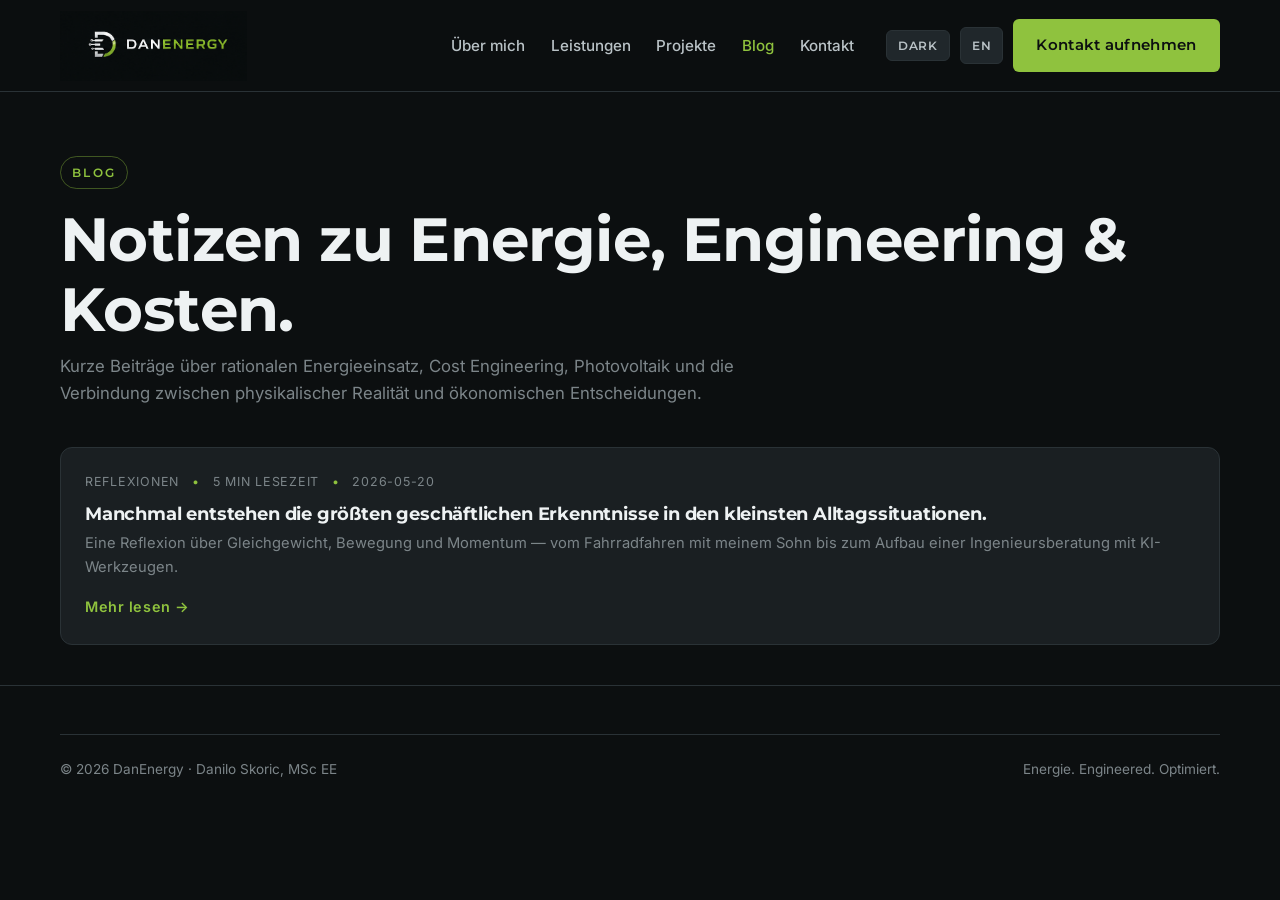
<file: de/blog/index.html>
<!DOCTYPE html>
<html lang="de" data-theme="dark">
<head>
<meta charset="UTF-8">
<meta name="viewport" content="width=device-width, initial-scale=1.0">
<title>Blog — DanEnergy</title>
<meta name="description" content="Notizen zu Energieökonomie, Cost Engineering, Photovoltaik und industrieller Optimierung.">
<link rel="icon" type="image/png" href="../../assets/images/danenergy_logo.png">

<link rel="preconnect" href="https://fonts.googleapis.com">
<link rel="preconnect" href="https://fonts.gstatic.com" crossorigin>
<link href="https://fonts.googleapis.com/css2?family=Inter:wght@400;500;600&family=Montserrat:wght@500;600;700&display=swap" rel="stylesheet">

<link rel="stylesheet" href="../../css/styles.css">
<style>
  .blog-hero { padding-top: calc(var(--header-h) + 4rem); padding-bottom: 2.5rem; }
  .blog-hero h1 { margin-bottom: 0.5rem; }
  .post-list { margin-top: 2.5rem; display: grid; gap: 1rem; }
</style>
</head>
<body>

<header class="site-header">
  <div class="container nav-wrap">
    <a href="../index.html" class="brand">
      <img src="../../assets/images/danenergy_brand_horizontal.png" alt="DanEnergy">
    </a>
    <nav class="nav-menu" id="navMenu" aria-label="Hauptnavigation">
      <ul class="nav-links">
        <li><a href="../index.html#about">Über mich</a></li>
        <li><a href="../index.html#services">Leistungen</a></li>
        <li><a href="../index.html#projects">Projekte</a></li>
        <li><a href="index.html" class="active">Blog</a></li>
        <li><a href="../index.html#contact">Kontakt</a></li>
      </ul>
      <div class="nav-actions">
        <button class="theme-toggle" id="themeToggle">DARK</button>
        <a class="lang-toggle" href="../../blog/index.html">EN</a>
        <a class="btn btn-primary" href="../index.html#contact">Kontakt aufnehmen</a>
      </div>
    </nav>
    <button class="menu-toggle" id="menuToggle" aria-label="Menü öffnen" aria-expanded="false"><span></span></button>
  </div>
</header>

<section class="blog-hero">
  <div class="container">
    <span class="section-eyebrow">Blog</span>
    <h1>Notizen zu Energie, Engineering &amp; Kosten.</h1>
    <p class="section-lead">
      Kurze Beiträge über rationalen Energieeinsatz, Cost Engineering, Photovoltaik und
      die Verbindung zwischen physikalischer Realität und ökonomischen Entscheidungen.
    </p>

    <div class="blog-grid post-list">
      <a href="kleine-momente-grosse-erkenntnisse.html" class="blog-card">
        <div class="blog-meta">
          <span>Reflexionen</span><span class="dot">•</span><span>5 Min Lesezeit</span><span class="dot">•</span><span>2026-05-20</span>
        </div>
        <h3>Manchmal entstehen die größten geschäftlichen Erkenntnisse in den kleinsten Alltagssituationen.</h3>
        <p>Eine Reflexion über Gleichgewicht, Bewegung und Momentum — vom Fahrradfahren mit meinem Sohn bis zum Aufbau einer Ingenieursberatung mit KI-Werkzeugen.</p>
        <span class="arrow">Mehr lesen →</span>
      </a>

      <!-- Weitere Beiträge folgen hier. _template.html als Vorlage kopieren. -->
    </div>
  </div>
</section>

<footer class="site-footer">
  <div class="container">
    <div class="footer-bottom">
      <span>© <span id="year"></span> DanEnergy · Danilo Skoric, MSc EE</span>
      <span>Energie. Engineered. Optimiert.</span>
    </div>
  </div>
</footer>

<script src="../../js/main.js"></script>
</body>
</html>
</file>
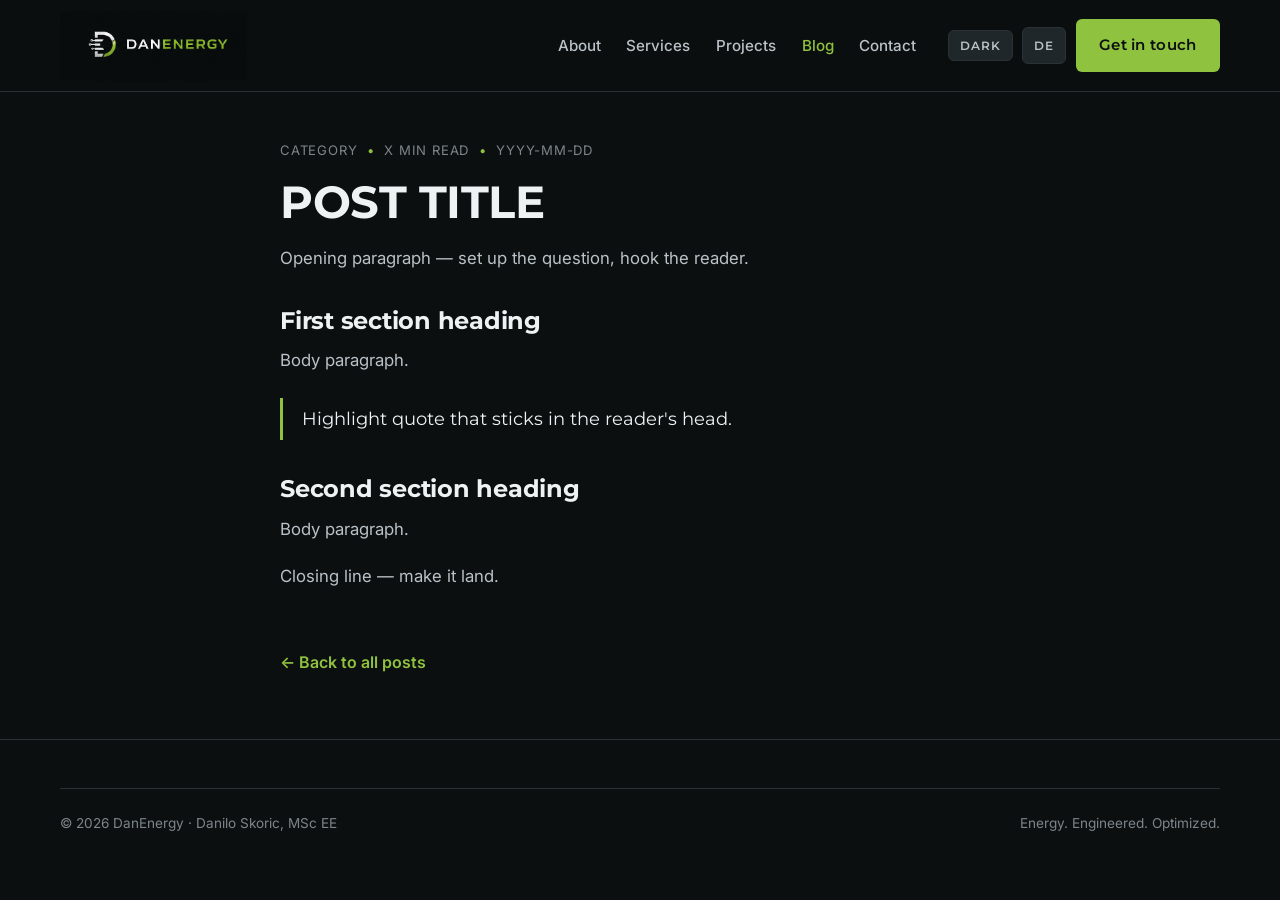
<file: blog/_template.html>
<!--
  ==========================================================================
  BLOG POST TEMPLATE — DanEnergy
  ==========================================================================
  How to add a new blog post:

  1. Copy this file:    cp _template.html my-new-post.html
  2. Edit:
     - <title> and <meta name="description">
     - .post-meta: category, read time, date (YYYY-MM-DD)
     - .post-title: post title
     - Body content (replace placeholder paragraphs)
  3. Open blog/index.html and add a new <a class="blog-card"> entry that
     points to my-new-post.html (copy the existing one as reference).

  Tip: keep posts focused (5-10 minutes). One idea per post. Use <h2> for
  sub-sections, <blockquote> for highlight quotes, <em> for emphasis.
  ==========================================================================
-->
<!DOCTYPE html>
<html lang="en" data-theme="dark">
<head>
<meta charset="UTF-8">
<meta name="viewport" content="width=device-width, initial-scale=1.0">
<title>POST TITLE — DanEnergy</title>
<meta name="description" content="ONE-SENTENCE DESCRIPTION OF THE POST.">
<link rel="icon" type="image/png" href="../assets/images/danenergy_logo.png">

<link rel="preconnect" href="https://fonts.googleapis.com">
<link rel="preconnect" href="https://fonts.gstatic.com" crossorigin>
<link href="https://fonts.googleapis.com/css2?family=Inter:wght@400;500;600&family=Montserrat:wght@500;600;700&display=swap" rel="stylesheet">

<link rel="stylesheet" href="../css/styles.css">
<style>
  .post-wrap { padding-top: calc(var(--header-h) + 3rem); padding-bottom: 4rem; }
  .post-meta { display: flex; gap: 0.6rem; font-size: 0.82rem; letter-spacing: 0.06em; text-transform: uppercase; color: var(--color-text-muted); margin-bottom: 1rem; }
  .post-meta .dot { color: var(--color-accent); }
  .post-title { font-size: clamp(2rem, 4vw, 2.8rem); margin: 0.4rem 0 1rem; }
  .post-content { max-width: 760px; }
  .post-content p { font-size: 1.05rem; color: var(--color-text-soft); margin-bottom: 1.2em; }
  .post-content h2 { font-size: 1.5rem; margin: 2.2rem 0 0.8rem; }
  .post-content blockquote { border-left: 3px solid var(--color-accent); padding: 0.4rem 1.2rem; margin: 1.5rem 0; color: var(--color-text); font-family: var(--font-display); font-size: 1.15rem; }
  .post-back { display: inline-flex; align-items: center; gap: 0.4rem; margin-top: 2.5rem; color: var(--color-accent); font-weight: 600; }
</style>
</head>
<body>

<header class="site-header">
  <div class="container nav-wrap">
    <a href="../index.html" class="brand">
      <img src="../assets/images/danenergy_brand_horizontal.png" alt="DanEnergy">
    </a>
    <nav class="nav-menu" id="navMenu" aria-label="Primary">
      <ul class="nav-links">
        <li><a href="../index.html#about">About</a></li>
        <li><a href="../index.html#services">Services</a></li>
        <li><a href="../index.html#projects">Projects</a></li>
        <li><a href="index.html" class="active">Blog</a></li>
        <li><a href="../index.html#contact">Contact</a></li>
      </ul>
      <div class="nav-actions">
        <button class="theme-toggle" id="themeToggle">DARK</button>
        <a class="lang-toggle" href="../de/index.html">DE</a>
        <a class="btn btn-primary" href="../index.html#contact">Get in touch</a>
      </div>
    </nav>
    <button class="menu-toggle" id="menuToggle" aria-label="Open menu" aria-expanded="false"><span></span></button>
  </div>
</header>

<article class="post-wrap">
  <div class="container post-content">
    <div class="post-meta">
      <span>CATEGORY</span><span class="dot">•</span><span>X min read</span><span class="dot">•</span><span>YYYY-MM-DD</span>
    </div>
    <h1 class="post-title">POST TITLE</h1>

    <p>Opening paragraph — set up the question, hook the reader.</p>

    <h2>First section heading</h2>
    <p>Body paragraph.</p>

    <blockquote>Highlight quote that sticks in the reader's head.</blockquote>

    <h2>Second section heading</h2>
    <p>Body paragraph.</p>

    <p>Closing line — make it land.</p>

    <a href="index.html" class="post-back">← Back to all posts</a>
  </div>
</article>

<footer class="site-footer">
  <div class="container">
    <div class="footer-bottom">
      <span>© <span id="year"></span> DanEnergy · Danilo Skoric, MSc EE</span>
      <span>Energy. Engineered. Optimized.</span>
    </div>
  </div>
</footer>

<script src="../js/main.js"></script>
</body>
</html>
</file>
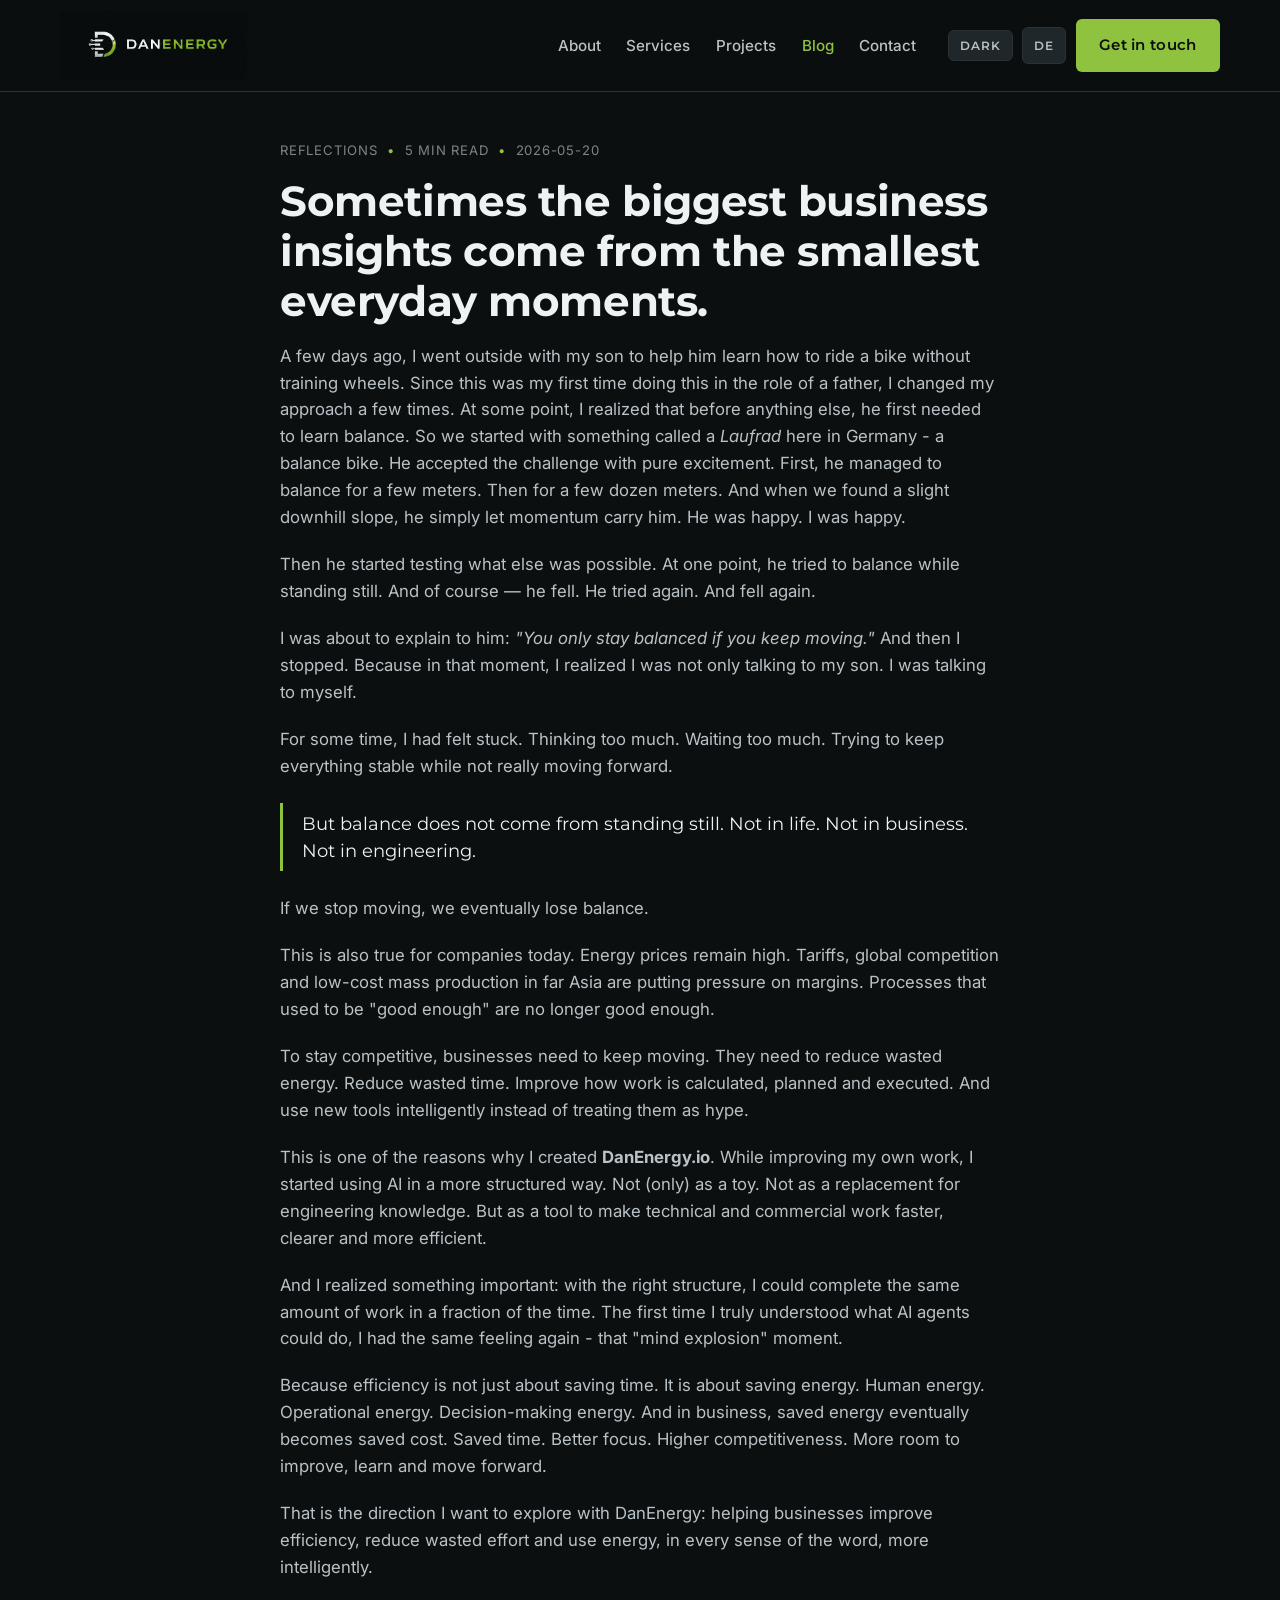
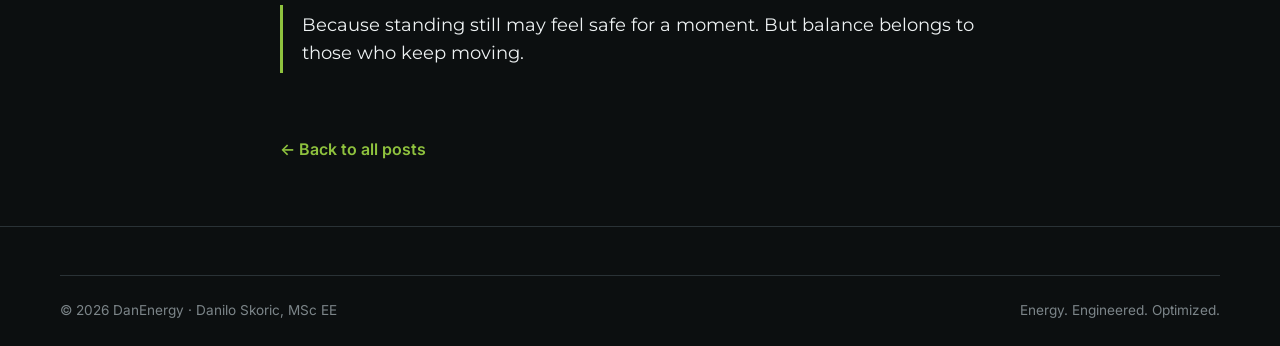
<file: blog/small-moments-big-insights.html>
<!DOCTYPE html>
<html lang="en" data-theme="dark">
<head>
<meta charset="UTF-8">
<meta name="viewport" content="width=device-width, initial-scale=1.0">
<title>Sometimes the biggest business insights come from the smallest everyday moments — DanEnergy</title>
<meta name="description" content="A reflection on balance, momentum and motion — from teaching my son to ride a bike to building an engineering consultancy with AI tools.">
<link rel="icon" type="image/png" href="../assets/images/danenergy_logo.png">

<meta property="og:title" content="Sometimes the biggest business insights come from the smallest everyday moments">
<meta property="og:description" content="A reflection on balance, momentum and motion — from teaching my son to ride a bike to building an engineering consultancy with AI tools.">
<meta property="og:type" content="article">
<meta property="og:url" content="https://danenergy.io/blog/small-moments-big-insights.html">
<meta property="og:image" content="https://danenergy.io/assets/images/danenergy_logo.png">

<link rel="preconnect" href="https://fonts.googleapis.com">
<link rel="preconnect" href="https://fonts.gstatic.com" crossorigin>
<link href="https://fonts.googleapis.com/css2?family=Inter:wght@400;500;600&family=Montserrat:wght@500;600;700&display=swap" rel="stylesheet">

<link rel="stylesheet" href="../css/styles.css">
<style>
  .post-wrap { padding-top: calc(var(--header-h) + 3rem); padding-bottom: 4rem; }
  .post-meta { display: flex; gap: 0.6rem; font-size: 0.82rem; letter-spacing: 0.06em; text-transform: uppercase; color: var(--color-text-muted); margin-bottom: 1rem; flex-wrap: wrap; }
  .post-meta .dot { color: var(--color-accent); }
  .post-title { font-size: clamp(1.8rem, 4vw, 2.6rem); margin: 0.4rem 0 1rem; line-height: 1.2; }
  .post-content { max-width: 760px; }
  .post-content p { font-size: 1.05rem; color: var(--color-text-soft); margin-bottom: 1.2em; }
  .post-content h2 { font-size: 1.5rem; margin: 2.2rem 0 0.8rem; }
  .post-content blockquote { border-left: 3px solid var(--color-accent); padding: 0.4rem 1.2rem; margin: 1.5rem 0; color: var(--color-text); font-family: var(--font-display); font-size: 1.15rem; line-height: 1.5; }
  .post-content em { font-style: italic; }
  .post-back { display: inline-flex; align-items: center; gap: 0.4rem; margin-top: 2.5rem; color: var(--color-accent); font-weight: 600; }
</style>
</head>
<body>

<header class="site-header">
  <div class="container nav-wrap">
    <a href="../index.html" class="brand">
      <img src="../assets/images/danenergy_brand_horizontal.png" alt="DanEnergy">
    </a>
    <nav class="nav-menu" id="navMenu" aria-label="Primary">
      <ul class="nav-links">
        <li><a href="../index.html#about">About</a></li>
        <li><a href="../index.html#services">Services</a></li>
        <li><a href="../index.html#projects">Projects</a></li>
        <li><a href="index.html" class="active">Blog</a></li>
        <li><a href="../index.html#contact">Contact</a></li>
      </ul>
      <div class="nav-actions">
        <button class="theme-toggle" id="themeToggle">DARK</button>
        <a class="lang-toggle" href="../de/blog/kleine-momente-grosse-erkenntnisse.html">DE</a>
        <a class="btn btn-primary" href="../index.html#contact">Get in touch</a>
      </div>
    </nav>
    <button class="menu-toggle" id="menuToggle" aria-label="Open menu" aria-expanded="false"><span></span></button>
  </div>
</header>

<article class="post-wrap">
  <div class="container post-content">
    <div class="post-meta">
      <span>Reflections</span><span class="dot">•</span><span>5 min read</span><span class="dot">•</span><span>2026-05-20</span>
    </div>
    <h1 class="post-title">Sometimes the biggest business insights come from the smallest everyday moments.</h1>

    <p>
      A few days ago, I went outside with my son to help him learn how to ride a bike
      without training wheels. Since this was my first time doing this in the role of a
      father, I changed my approach a few times. At some point, I realized that before
      anything else, he first needed to learn balance. So we started with something called
      a <em>Laufrad</em> here in Germany - a balance bike. He accepted the challenge with
      pure excitement. First, he managed to balance for a few meters. Then for a few dozen
      meters. And when we found a slight downhill slope, he simply let momentum carry him.
      He was happy. I was happy.
    </p>

    <p>
      Then he started testing what else was possible. At one point, he tried to balance
      while standing still. And of course — he fell. He tried again. And fell again.
    </p>

    <p>
      I was about to explain to him: <em>"You only stay balanced if you keep moving."</em>
      And then I stopped. Because in that moment, I realized I was not only talking to my
      son. I was talking to myself.
    </p>

    <p>
      For some time, I had felt stuck. Thinking too much. Waiting too much. Trying to keep
      everything stable while not really moving forward.
    </p>

    <blockquote>
      But balance does not come from standing still. Not in life. Not in business. Not in
      engineering.
    </blockquote>

    <p>
      If we stop moving, we eventually lose balance.
    </p>

    <p>
      This is also true for companies today. Energy prices remain high. Tariffs, global
      competition and low-cost mass production in far Asia are putting pressure on margins.
      Processes that used to be "good enough" are no longer good enough.
    </p>

    <p>
      To stay competitive, businesses need to keep moving. They need to reduce wasted
      energy. Reduce wasted time. Improve how work is calculated, planned and executed.
      And use new tools intelligently instead of treating them as hype.
    </p>

    <p>
      This is one of the reasons why I created <strong>DanEnergy.io</strong>. While
      improving my own work, I started using AI in a more structured way. Not (only) as
      a toy. Not as a replacement for engineering knowledge. But as a tool to make
      technical and commercial work faster, clearer and more efficient.
    </p>

    <p>
      And I realized something important: with the right structure, I could complete the
      same amount of work in a fraction of the time. The first time I truly understood
      what AI agents could do, I had the same feeling again - that "mind explosion" moment.
    </p>

    <p>
      Because efficiency is not just about saving time. It is about saving energy. Human
      energy. Operational energy. Decision-making energy. And in business, saved energy
      eventually becomes saved cost. Saved time. Better focus. Higher competitiveness.
      More room to improve, learn and move forward.
    </p>

    <p>
      That is the direction I want to explore with DanEnergy: helping businesses improve
      efficiency, reduce wasted effort and use energy, in every sense of the word, 
      more intelligently.
    </p>

    <blockquote>
      Because standing still may feel safe for a moment. But balance belongs to those
      who keep moving.
    </blockquote>

    <a href="index.html" class="post-back">← Back to all posts</a>
  </div>
</article>

<footer class="site-footer">
  <div class="container">
    <div class="footer-bottom">
      <span>© <span id="year"></span> DanEnergy · Danilo Skoric, MSc EE</span>
      <span>Energy. Engineered. Optimized.</span>
    </div>
  </div>
</footer>

<script src="../js/main.js"></script>
</body>
</html>
</file>
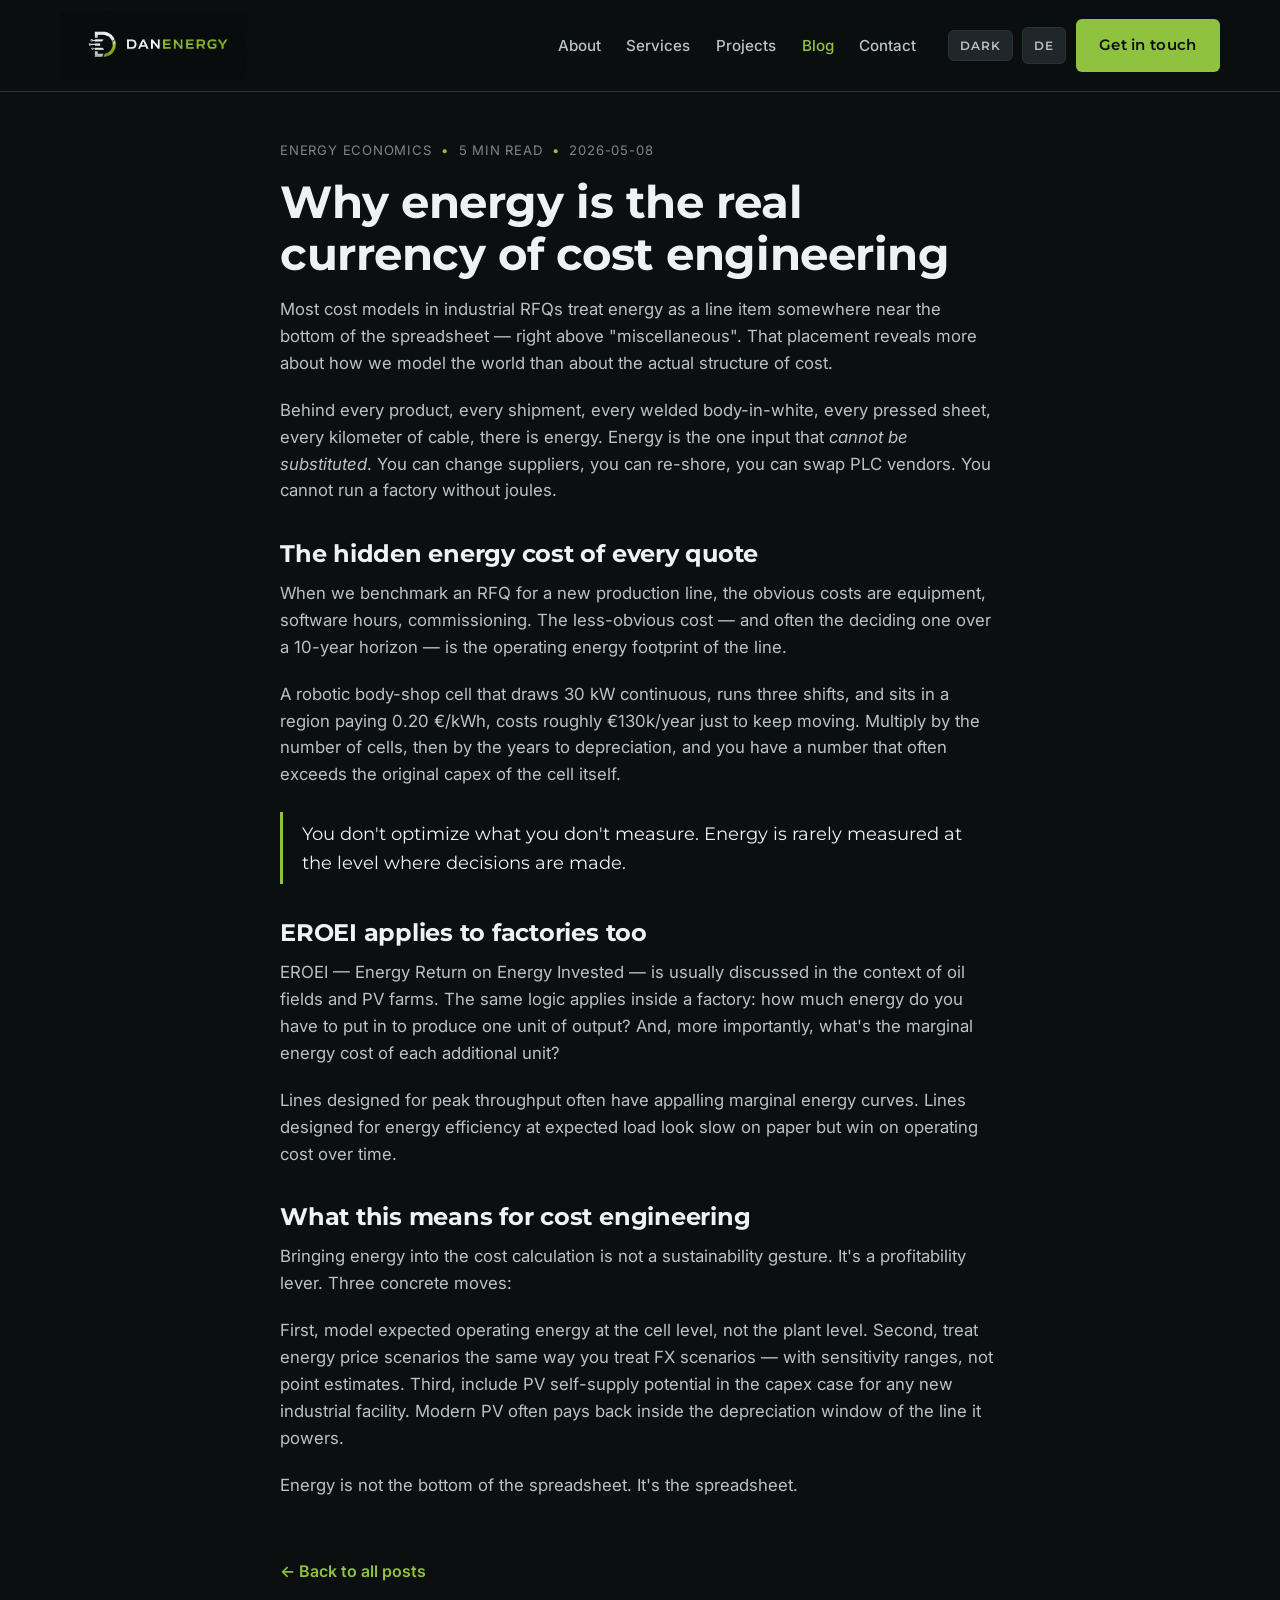
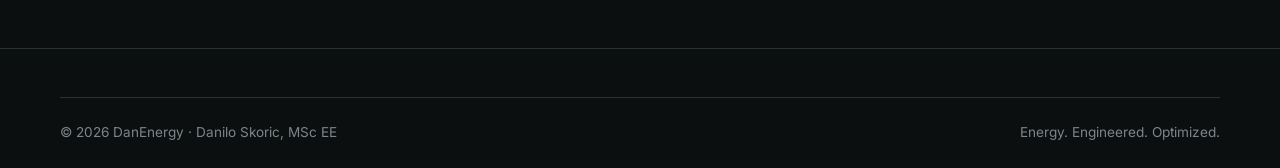
<file: blog/why-energy-is-cost.html>
<!DOCTYPE html>
<html lang="en" data-theme="dark">
<head>
<meta charset="UTF-8">
<meta name="viewport" content="width=device-width, initial-scale=1.0">
<title>Why energy is the real currency of cost engineering — DanEnergy</title>
<meta name="description" content="Behind every supply chain there is an energy bill. A short essay on why pricing models that ignore energy miss the point.">
<link rel="icon" type="image/png" href="../assets/images/danenergy_logo.png">

<link rel="preconnect" href="https://fonts.googleapis.com">
<link rel="preconnect" href="https://fonts.gstatic.com" crossorigin>
<link href="https://fonts.googleapis.com/css2?family=Inter:wght@400;500;600&family=Montserrat:wght@500;600;700&display=swap" rel="stylesheet">

<link rel="stylesheet" href="../css/styles.css">
<style>
  .post-wrap { padding-top: calc(var(--header-h) + 3rem); padding-bottom: 4rem; }
  .post-meta { display: flex; gap: 0.6rem; font-size: 0.82rem; letter-spacing: 0.06em; text-transform: uppercase; color: var(--color-text-muted); margin-bottom: 1rem; }
  .post-meta .dot { color: var(--color-accent); }
  .post-title { font-size: clamp(2rem, 4vw, 2.8rem); margin: 0.4rem 0 1rem; }
  .post-content { max-width: 760px; }
  .post-content p { font-size: 1.05rem; color: var(--color-text-soft); margin-bottom: 1.2em; }
  .post-content h2 { font-size: 1.5rem; margin: 2.2rem 0 0.8rem; }
  .post-content blockquote { border-left: 3px solid var(--color-accent); padding: 0.4rem 1.2rem; margin: 1.5rem 0; color: var(--color-text); font-family: var(--font-display); font-size: 1.15rem; }
  .post-back { display: inline-flex; align-items: center; gap: 0.4rem; margin-top: 2.5rem; color: var(--color-accent); font-weight: 600; }
</style>
</head>
<body>

<header class="site-header">
  <div class="container nav-wrap">
    <a href="../index.html" class="brand">
      <img src="../assets/images/danenergy_brand_horizontal.png" alt="DanEnergy">
    </a>
    <nav class="nav-menu" id="navMenu" aria-label="Primary">
      <ul class="nav-links">
        <li><a href="../index.html#about">About</a></li>
        <li><a href="../index.html#services">Services</a></li>
        <li><a href="../index.html#projects">Projects</a></li>
        <li><a href="index.html" class="active">Blog</a></li>
        <li><a href="../index.html#contact">Contact</a></li>
      </ul>
      <div class="nav-actions">
        <button class="theme-toggle" id="themeToggle">DARK</button>
        <a class="lang-toggle" href="../de/index.html">DE</a>
        <a class="btn btn-primary" href="../index.html#contact">Get in touch</a>
      </div>
    </nav>
    <button class="menu-toggle" id="menuToggle" aria-label="Open menu" aria-expanded="false"><span></span></button>
  </div>
</header>

<article class="post-wrap">
  <div class="container post-content">
    <div class="post-meta">
      <span>Energy economics</span><span class="dot">•</span><span>5 min read</span><span class="dot">•</span><span>2026-05-08</span>
    </div>
    <h1 class="post-title">Why energy is the real currency of cost engineering</h1>

    <p>
      Most cost models in industrial RFQs treat energy as a line item somewhere
      near the bottom of the spreadsheet &mdash; right above "miscellaneous". That
      placement reveals more about how we model the world than about the actual
      structure of cost.
    </p>

    <p>
      Behind every product, every shipment, every welded body-in-white, every
      pressed sheet, every kilometer of cable, there is energy. Energy is the
      one input that <em>cannot be substituted</em>. You can change suppliers,
      you can re-shore, you can swap PLC vendors. You cannot run a factory
      without joules.
    </p>

    <h2>The hidden energy cost of every quote</h2>
    <p>
      When we benchmark an RFQ for a new production line, the obvious costs
      are equipment, software hours, commissioning. The less-obvious cost
      &mdash; and often the deciding one over a 10-year horizon &mdash; is the
      operating energy footprint of the line.
    </p>
    <p>
      A robotic body-shop cell that draws 30 kW continuous, runs three shifts,
      and sits in a region paying 0.20 €/kWh, costs roughly €130k/year just
      to keep moving. Multiply by the number of cells, then by the years to
      depreciation, and you have a number that often exceeds the original
      capex of the cell itself.
    </p>

    <blockquote>
      You don't optimize what you don't measure. Energy is rarely measured at the level where decisions are made.
    </blockquote>

    <h2>EROEI applies to factories too</h2>
    <p>
      EROEI &mdash; Energy Return on Energy Invested &mdash; is usually
      discussed in the context of oil fields and PV farms. The same logic
      applies inside a factory: how much energy do you have to put in to
      produce one unit of output? And, more importantly, what's the marginal
      energy cost of each additional unit?
    </p>
    <p>
      Lines designed for peak throughput often have appalling marginal energy
      curves. Lines designed for energy efficiency at expected load look slow
      on paper but win on operating cost over time.
    </p>

    <h2>What this means for cost engineering</h2>
    <p>
      Bringing energy into the cost calculation is not a sustainability
      gesture. It's a profitability lever. Three concrete moves:
    </p>
    <p>
      First, model expected operating energy at the cell level, not the plant
      level. Second, treat energy price scenarios the same way you treat FX
      scenarios &mdash; with sensitivity ranges, not point estimates. Third,
      include PV self-supply potential in the capex case for any new
      industrial facility. Modern PV often pays back inside the depreciation
      window of the line it powers.
    </p>

    <p>
      Energy is not the bottom of the spreadsheet. It's the spreadsheet.
    </p>

    <a href="index.html" class="post-back">← Back to all posts</a>
  </div>
</article>

<footer class="site-footer">
  <div class="container">
    <div class="footer-bottom">
      <span>© <span id="year"></span> DanEnergy · Danilo Skoric, MSc EE</span>
      <span>Energy. Engineered. Optimized.</span>
    </div>
  </div>
</footer>

<script src="../js/main.js"></script>
</body>
</html>
</file>
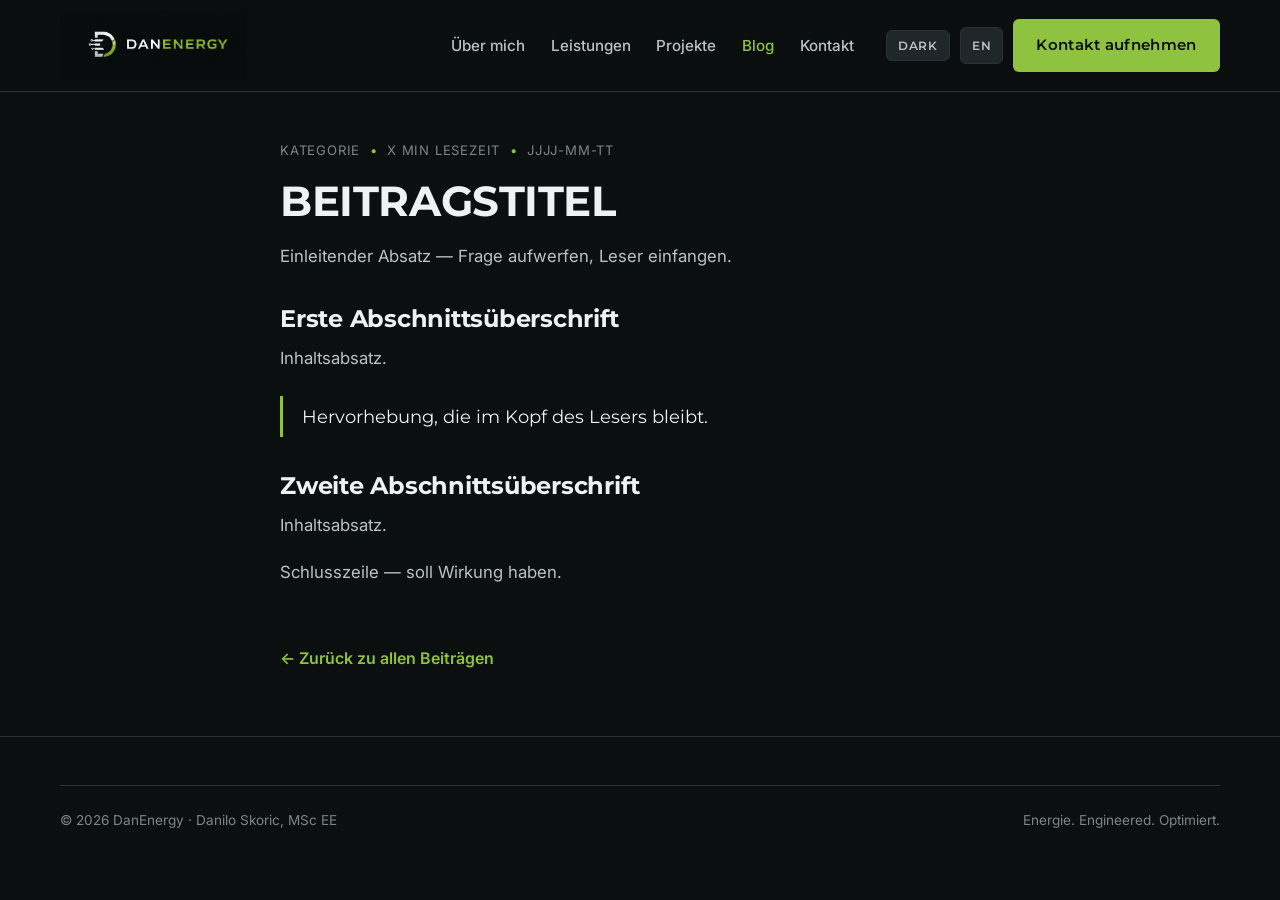
<file: de/blog/_template.html>
<!--
  ==========================================================================
  BLOG POST TEMPLATE — DanEnergy (DE)
  ==========================================================================
  Wie man einen neuen DE-Beitrag hinzufügt:

  1. Datei kopieren:    cp _template.html mein-neuer-beitrag.html
  2. Bearbeiten:
     - <title> und <meta name="description">
     - .post-meta: Kategorie, Lesezeit, Datum (JJJJ-MM-TT)
     - .post-title: Beitragstitel
     - Lang-toggle href: Link zur EN-Version (../../blog/slug-en.html)
     - Body-Inhalt (Platzhalter-Absätze ersetzen)
  3. de/blog/index.html öffnen und neuen <a class="blog-card"> Eintrag
     hinzufügen, der auf mein-neuer-beitrag.html zeigt.
  ==========================================================================
-->
<!DOCTYPE html>
<html lang="de" data-theme="dark">
<head>
<meta charset="UTF-8">
<meta name="viewport" content="width=device-width, initial-scale=1.0">
<title>BEITRAGSTITEL — DanEnergy</title>
<meta name="description" content="EIN-SATZ-BESCHREIBUNG DES BEITRAGS.">
<link rel="icon" type="image/png" href="../../assets/images/danenergy_logo.png">

<link rel="preconnect" href="https://fonts.googleapis.com">
<link rel="preconnect" href="https://fonts.gstatic.com" crossorigin>
<link href="https://fonts.googleapis.com/css2?family=Inter:wght@400;500;600&family=Montserrat:wght@500;600;700&display=swap" rel="stylesheet">

<link rel="stylesheet" href="../../css/styles.css">
<style>
  .post-wrap { padding-top: calc(var(--header-h) + 3rem); padding-bottom: 4rem; }
  .post-meta { display: flex; gap: 0.6rem; font-size: 0.82rem; letter-spacing: 0.06em; text-transform: uppercase; color: var(--color-text-muted); margin-bottom: 1rem; flex-wrap: wrap; }
  .post-meta .dot { color: var(--color-accent); }
  .post-title { font-size: clamp(1.8rem, 4vw, 2.6rem); margin: 0.4rem 0 1rem; line-height: 1.2; }
  .post-content { max-width: 760px; }
  .post-content p { font-size: 1.05rem; color: var(--color-text-soft); margin-bottom: 1.2em; }
  .post-content h2 { font-size: 1.5rem; margin: 2.2rem 0 0.8rem; }
  .post-content blockquote { border-left: 3px solid var(--color-accent); padding: 0.4rem 1.2rem; margin: 1.5rem 0; color: var(--color-text); font-family: var(--font-display); font-size: 1.15rem; line-height: 1.5; }
  .post-back { display: inline-flex; align-items: center; gap: 0.4rem; margin-top: 2.5rem; color: var(--color-accent); font-weight: 600; }
</style>
</head>
<body>

<header class="site-header">
  <div class="container nav-wrap">
    <a href="../index.html" class="brand">
      <img src="../../assets/images/danenergy_brand_horizontal.png" alt="DanEnergy">
    </a>
    <nav class="nav-menu" id="navMenu" aria-label="Hauptnavigation">
      <ul class="nav-links">
        <li><a href="../index.html#about">Über mich</a></li>
        <li><a href="../index.html#services">Leistungen</a></li>
        <li><a href="../index.html#projects">Projekte</a></li>
        <li><a href="index.html" class="active">Blog</a></li>
        <li><a href="../index.html#contact">Kontakt</a></li>
      </ul>
      <div class="nav-actions">
        <button class="theme-toggle" id="themeToggle">DARK</button>
        <a class="lang-toggle" href="../../blog/index.html">EN</a>
        <a class="btn btn-primary" href="../index.html#contact">Kontakt aufnehmen</a>
      </div>
    </nav>
    <button class="menu-toggle" id="menuToggle" aria-label="Menü öffnen" aria-expanded="false"><span></span></button>
  </div>
</header>

<article class="post-wrap">
  <div class="container post-content">
    <div class="post-meta">
      <span>KATEGORIE</span><span class="dot">•</span><span>X Min Lesezeit</span><span class="dot">•</span><span>JJJJ-MM-TT</span>
    </div>
    <h1 class="post-title">BEITRAGSTITEL</h1>

    <p>Einleitender Absatz — Frage aufwerfen, Leser einfangen.</p>

    <h2>Erste Abschnittsüberschrift</h2>
    <p>Inhaltsabsatz.</p>

    <blockquote>Hervorhebung, die im Kopf des Lesers bleibt.</blockquote>

    <h2>Zweite Abschnittsüberschrift</h2>
    <p>Inhaltsabsatz.</p>

    <p>Schlusszeile — soll Wirkung haben.</p>

    <a href="index.html" class="post-back">← Zurück zu allen Beiträgen</a>
  </div>
</article>

<footer class="site-footer">
  <div class="container">
    <div class="footer-bottom">
      <span>© <span id="year"></span> DanEnergy · Danilo Skoric, MSc EE</span>
      <span>Energie. Engineered. Optimiert.</span>
    </div>
  </div>
</footer>

<script src="../../js/main.js"></script>
</body>
</html>
</file>
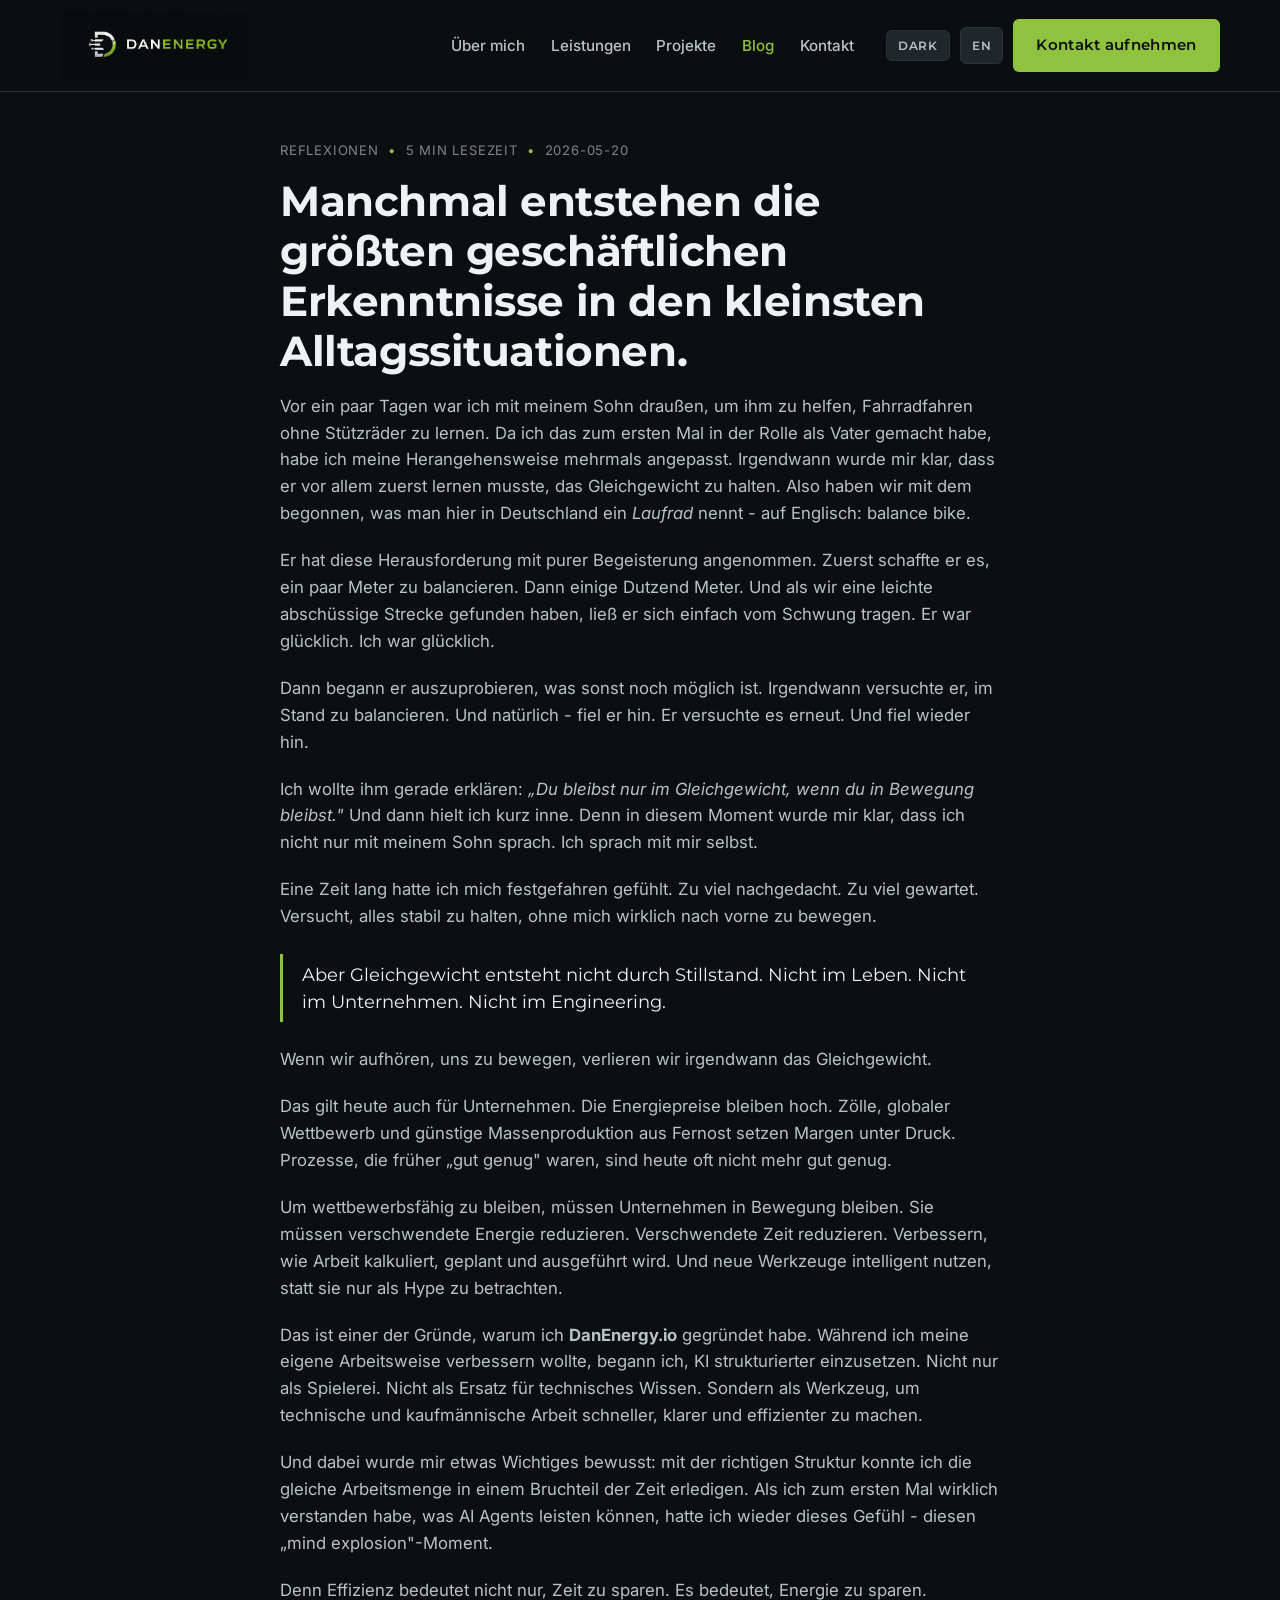
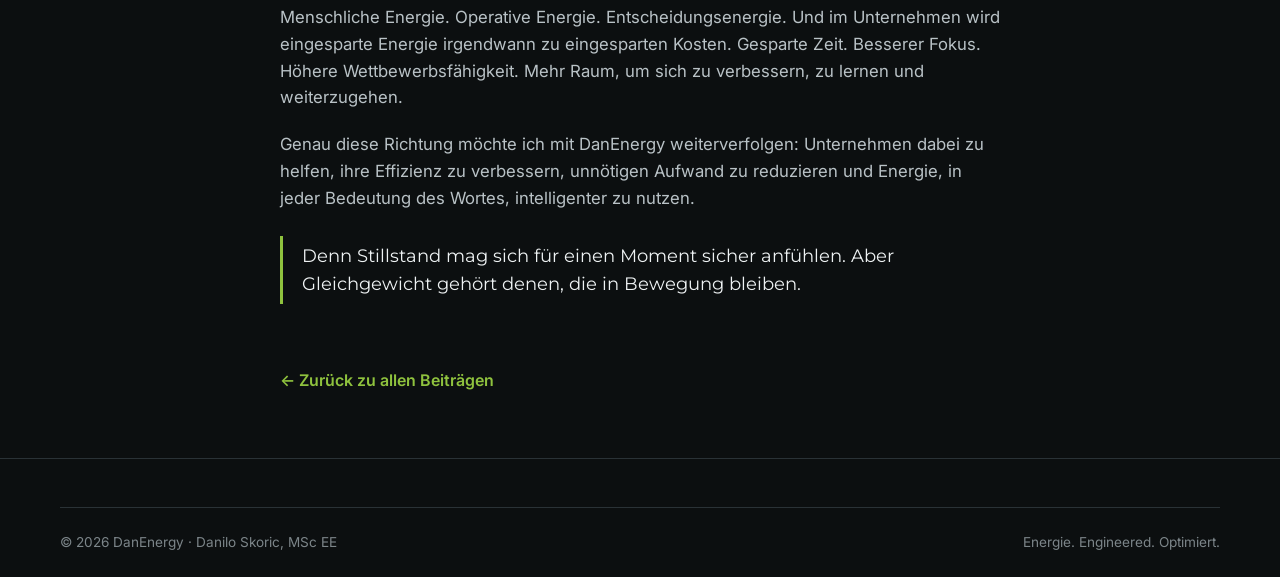
<file: de/blog/kleine-momente-grosse-erkenntnisse.html>
<!DOCTYPE html>
<html lang="de" data-theme="dark">
<head>
<meta charset="UTF-8">
<meta name="viewport" content="width=device-width, initial-scale=1.0">
<title>Die größten geschäftlichen Erkenntnisse entstehen in den kleinsten Alltagssituationen — DanEnergy</title>
<meta name="description" content="Eine Reflexion über Gleichgewicht, Bewegung und Momentum — vom Fahrradfahren mit meinem Sohn bis zum Aufbau einer Ingenieursberatung mit KI-Werkzeugen.">
<link rel="icon" type="image/png" href="../../assets/images/danenergy_logo.png">

<meta property="og:title" content="Die größten geschäftlichen Erkenntnisse entstehen in den kleinsten Alltagssituationen">
<meta property="og:description" content="Eine Reflexion über Gleichgewicht, Bewegung und Momentum — vom Fahrradfahren mit meinem Sohn bis zum Aufbau einer Ingenieursberatung mit KI-Werkzeugen.">
<meta property="og:type" content="article">
<meta property="og:url" content="https://danenergy.io/de/blog/kleine-momente-grosse-erkenntnisse.html">
<meta property="og:image" content="https://danenergy.io/assets/images/danenergy_logo.png">

<link rel="preconnect" href="https://fonts.googleapis.com">
<link rel="preconnect" href="https://fonts.gstatic.com" crossorigin>
<link href="https://fonts.googleapis.com/css2?family=Inter:wght@400;500;600&family=Montserrat:wght@500;600;700&display=swap" rel="stylesheet">

<link rel="stylesheet" href="../../css/styles.css">
<style>
  .post-wrap { padding-top: calc(var(--header-h) + 3rem); padding-bottom: 4rem; }
  .post-meta { display: flex; gap: 0.6rem; font-size: 0.82rem; letter-spacing: 0.06em; text-transform: uppercase; color: var(--color-text-muted); margin-bottom: 1rem; flex-wrap: wrap; }
  .post-meta .dot { color: var(--color-accent); }
  .post-title { font-size: clamp(1.8rem, 4vw, 2.6rem); margin: 0.4rem 0 1rem; line-height: 1.2; }
  .post-content { max-width: 760px; }
  .post-content p { font-size: 1.05rem; color: var(--color-text-soft); margin-bottom: 1.2em; }
  .post-content h2 { font-size: 1.5rem; margin: 2.2rem 0 0.8rem; }
  .post-content blockquote { border-left: 3px solid var(--color-accent); padding: 0.4rem 1.2rem; margin: 1.5rem 0; color: var(--color-text); font-family: var(--font-display); font-size: 1.15rem; line-height: 1.5; }
  .post-content em { font-style: italic; }
  .post-back { display: inline-flex; align-items: center; gap: 0.4rem; margin-top: 2.5rem; color: var(--color-accent); font-weight: 600; }
</style>
</head>
<body>

<header class="site-header">
  <div class="container nav-wrap">
    <a href="../index.html" class="brand">
      <img src="../../assets/images/danenergy_brand_horizontal.png" alt="DanEnergy">
    </a>
    <nav class="nav-menu" id="navMenu" aria-label="Hauptnavigation">
      <ul class="nav-links">
        <li><a href="../index.html#about">Über mich</a></li>
        <li><a href="../index.html#services">Leistungen</a></li>
        <li><a href="../index.html#projects">Projekte</a></li>
        <li><a href="index.html" class="active">Blog</a></li>
        <li><a href="../index.html#contact">Kontakt</a></li>
      </ul>
      <div class="nav-actions">
        <button class="theme-toggle" id="themeToggle">DARK</button>
        <a class="lang-toggle" href="../../blog/small-moments-big-insights.html">EN</a>
        <a class="btn btn-primary" href="../index.html#contact">Kontakt aufnehmen</a>
      </div>
    </nav>
    <button class="menu-toggle" id="menuToggle" aria-label="Menü öffnen" aria-expanded="false"><span></span></button>
  </div>
</header>

<article class="post-wrap">
  <div class="container post-content">
    <div class="post-meta">
      <span>Reflexionen</span><span class="dot">•</span><span>5 Min Lesezeit</span><span class="dot">•</span><span>2026-05-20</span>
    </div>
    <h1 class="post-title">Manchmal entstehen die größten geschäftlichen Erkenntnisse in den kleinsten Alltagssituationen.</h1>

    <p>
      Vor ein paar Tagen war ich mit meinem Sohn draußen, um ihm zu helfen,
      Fahrradfahren ohne Stützräder zu lernen. Da ich das zum ersten Mal in der Rolle
      als Vater gemacht habe, habe ich meine Herangehensweise mehrmals angepasst.
      Irgendwann wurde mir klar, dass er vor allem zuerst lernen musste, das
      Gleichgewicht zu halten. Also haben wir mit dem begonnen, was man hier in
      Deutschland ein <em>Laufrad</em> nennt - auf Englisch: balance bike.
    </p>

    <p>
      Er hat diese Herausforderung mit purer Begeisterung angenommen. Zuerst schaffte
      er es, ein paar Meter zu balancieren. Dann einige Dutzend Meter. Und als wir
      eine leichte abschüssige Strecke gefunden haben, ließ er sich einfach vom Schwung
      tragen. Er war glücklich. Ich war glücklich.
    </p>

    <p>
      Dann begann er auszuprobieren, was sonst noch möglich ist. Irgendwann versuchte
      er, im Stand zu balancieren. Und natürlich - fiel er hin. Er versuchte es erneut.
      Und fiel wieder hin.
    </p>

    <p>
      Ich wollte ihm gerade erklären: <em>„Du bleibst nur im Gleichgewicht, wenn du in
      Bewegung bleibst."</em> Und dann hielt ich kurz inne. Denn in diesem Moment wurde
      mir klar, dass ich nicht nur mit meinem Sohn sprach. Ich sprach mit mir selbst.
    </p>

    <p>
      Eine Zeit lang hatte ich mich festgefahren gefühlt. Zu viel nachgedacht. Zu viel
      gewartet. Versucht, alles stabil zu halten, ohne mich wirklich nach vorne zu
      bewegen.
    </p>

    <blockquote>
      Aber Gleichgewicht entsteht nicht durch Stillstand. Nicht im Leben. Nicht im
      Unternehmen. Nicht im Engineering.
    </blockquote>

    <p>
      Wenn wir aufhören, uns zu bewegen, verlieren wir irgendwann das Gleichgewicht.
    </p>

    <p>
      Das gilt heute auch für Unternehmen. Die Energiepreise bleiben hoch. Zölle,
      globaler Wettbewerb und günstige Massenproduktion aus Fernost setzen Margen
      unter Druck. Prozesse, die früher „gut genug" waren, sind heute oft nicht mehr
      gut genug.
    </p>

    <p>
      Um wettbewerbsfähig zu bleiben, müssen Unternehmen in Bewegung bleiben. Sie
      müssen verschwendete Energie reduzieren. Verschwendete Zeit reduzieren.
      Verbessern, wie Arbeit kalkuliert, geplant und ausgeführt wird. Und neue
      Werkzeuge intelligent nutzen, statt sie nur als Hype zu betrachten.
    </p>

    <p>
      Das ist einer der Gründe, warum ich <strong>DanEnergy.io</strong> gegründet habe.
      Während ich meine eigene Arbeitsweise verbessern wollte, begann ich, KI
      strukturierter einzusetzen. Nicht nur als Spielerei. Nicht als Ersatz für
      technisches Wissen. Sondern als Werkzeug, um technische und kaufmännische Arbeit
      schneller, klarer und effizienter zu machen.
    </p>

    <p>
      Und dabei wurde mir etwas Wichtiges bewusst: mit der richtigen Struktur konnte
      ich die gleiche Arbeitsmenge in einem Bruchteil der Zeit erledigen. Als ich zum
      ersten Mal wirklich verstanden habe, was AI Agents leisten können, hatte ich
      wieder dieses Gefühl - diesen „mind explosion"-Moment.
    </p>

    <p>
      Denn Effizienz bedeutet nicht nur, Zeit zu sparen. Es bedeutet, Energie zu
      sparen. Menschliche Energie. Operative Energie. Entscheidungsenergie. Und im
      Unternehmen wird eingesparte Energie irgendwann zu eingesparten Kosten.
      Gesparte Zeit. Besserer Fokus. Höhere Wettbewerbsfähigkeit. Mehr Raum, um sich
      zu verbessern, zu lernen und weiterzugehen.
    </p>

    <p>
      Genau diese Richtung möchte ich mit DanEnergy weiterverfolgen: Unternehmen dabei
      zu helfen, ihre Effizienz zu verbessern, unnötigen Aufwand zu reduzieren und
      Energie, in jeder Bedeutung des Wortes, intelligenter zu nutzen.
    </p>

    <blockquote>
      Denn Stillstand mag sich für einen Moment sicher anfühlen. Aber Gleichgewicht
      gehört denen, die in Bewegung bleiben.
    </blockquote>

    <a href="index.html" class="post-back">← Zurück zu allen Beiträgen</a>
  </div>
</article>

<footer class="site-footer">
  <div class="container">
    <div class="footer-bottom">
      <span>© <span id="year"></span> DanEnergy · Danilo Skoric, MSc EE</span>
      <span>Energie. Engineered. Optimiert.</span>
    </div>
  </div>
</footer>

<script src="../../js/main.js"></script>
</body>
</html>
</file>
<file: css/styles.css>
/* =====================================================
   DanEnergy — Modern Engineering Portfolio
   Brand-aligned with DanEnergy Visual Identity
   ===================================================== */

:root {
  /* Brand colors extracted from logo / visual identity */
  --color-bg: #0c0f10;
  --color-bg-soft: #14181a;
  --color-bg-card: #1a1f22;
  --color-surface: #20272b;
  --color-border: #2a3236;
  --color-text: #eef2f3;
  --color-text-soft: #b9c2c6;
  --color-text-muted: #7c8589;
  --color-accent: #8FC23E;          /* signature lime-green from logo */
  --color-accent-soft: #a9d75e;
  --color-accent-dark: #6da025;
  --color-silver: #c8ced1;
  --color-silver-dark: #8a9296;
  --color-danger: #e0533a;

  --shadow-sm: 0 2px 6px rgba(0,0,0,0.25);
  --shadow-md: 0 8px 24px rgba(0,0,0,0.35);
  --shadow-lg: 0 16px 48px rgba(0,0,0,0.45);

  --radius-sm: 6px;
  --radius-md: 12px;
  --radius-lg: 20px;

  --font-display: "Montserrat", "Helvetica Neue", Arial, sans-serif;
  --font-body: "Inter", "Helvetica Neue", Arial, sans-serif;

  --container: 1200px;
  --header-h: 92px;

  --transition: 200ms ease-out;
}

/* Light theme overrides */
[data-theme="light"] {
  --color-bg: #f7f9fa;
  --color-bg-soft: #ffffff;
  --color-bg-card: #ffffff;
  --color-surface: #f0f3f5;
  --color-border: #d9dfe2;
  --color-text: #0f1416;
  --color-text-soft: #2c3539;
  --color-text-muted: #5b676d;
  --color-silver: #4a5256;
  --shadow-sm: 0 2px 6px rgba(0,0,0,0.08);
  --shadow-md: 0 8px 24px rgba(0,0,0,0.10);
  --shadow-lg: 0 16px 48px rgba(0,0,0,0.14);
}

/* =====================================================
   Base
   ===================================================== */
*, *::before, *::after { box-sizing: border-box; }

html { scroll-behavior: smooth; -webkit-text-size-adjust: 100%; }

body {
  margin: 0;
  font-family: var(--font-body);
  background: var(--color-bg);
  color: var(--color-text);
  line-height: 1.6;
  font-size: 16px;
  -webkit-font-smoothing: antialiased;
  text-rendering: optimizeLegibility;
}

img { max-width: 100%; display: block; }

a {
  color: var(--color-accent);
  text-decoration: none;
  transition: color var(--transition);
}
a:hover { color: var(--color-accent-soft); }

h1, h2, h3, h4 {
  font-family: var(--font-display);
  font-weight: 700;
  line-height: 1.15;
  letter-spacing: -0.01em;
  color: var(--color-text);
  margin: 0 0 0.6em;
}
h1 { font-size: clamp(2.2rem, 5.5vw, 3.8rem); }
h2 { font-size: clamp(1.7rem, 3.5vw, 2.6rem); }
h3 { font-size: 1.25rem; }

p { margin: 0 0 1em; color: var(--color-text-soft); }

.container {
  width: 100%;
  max-width: var(--container);
  margin: 0 auto;
  padding: 0 1.25rem;
}

section {
  padding: clamp(3.5rem, 7vw, 6rem) 0;
  position: relative;
}

.section-eyebrow {
  display: inline-block;
  font-family: var(--font-display);
  font-size: 0.78rem;
  font-weight: 600;
  letter-spacing: 0.18em;
  text-transform: uppercase;
  color: var(--color-accent);
  padding: 0.35rem 0.7rem;
  border: 1px solid color-mix(in oklab, var(--color-accent) 40%, transparent);
  border-radius: 999px;
  margin-bottom: 1rem;
}

.section-title {
  margin-bottom: 0.5rem;
}

.section-lead {
  max-width: 700px;
  color: var(--color-text-muted);
  font-size: 1.05rem;
}

/* =====================================================
   Header / Navigation
   ===================================================== */
.site-header {
  position: fixed;
  top: 0; left: 0; right: 0;
  min-height: var(--header-h);
  height: calc(var(--header-h) + env(safe-area-inset-top));
  padding-top: env(safe-area-inset-top);
  background: color-mix(in oklab, var(--color-bg) 92%, transparent);
  backdrop-filter: saturate(160%) blur(14px);
  -webkit-backdrop-filter: saturate(160%) blur(14px);
  border-bottom: 1px solid var(--color-border);
  z-index: 80;
  display: flex;
  align-items: center;
}

.nav-wrap {
  width: 100%;
  display: flex;
  align-items: center;
  justify-content: space-between;
  gap: 1rem;
}

.brand {
  display: flex;
  align-items: center;
  text-decoration: none;
  position: relative;
  padding: 0.25rem 0;
}
.brand img {
  height: 70px;
  width: auto;
  display: block;
  transition: transform var(--transition);
}
.brand:hover img { transform: scale(1.03); }

/* Desktop: nav-menu is just an inline wrapper */
.nav-menu {
  display: flex;
  align-items: center;
  gap: 2rem;
  flex: 1;
  justify-content: flex-end;
}

.nav-links {
  display: flex;
  align-items: center;
  gap: 1.6rem;
  list-style: none;
  margin: 0; padding: 0;
}
.nav-links a {
  color: var(--color-text-soft);
  font-weight: 500;
  font-size: 0.95rem;
  position: relative;
  padding: 0.25rem 0;
}
.nav-links a:hover { color: var(--color-text); }
.nav-links a.active { color: var(--color-accent); }
.nav-links a::after {
  content: "";
  position: absolute;
  left: 0; bottom: -4px;
  height: 2px; width: 0;
  background: var(--color-accent);
  transition: width var(--transition);
}
.nav-links a:hover::after { width: 100%; }

.nav-actions {
  display: flex;
  align-items: center;
  gap: 0.6rem;
}

.lang-toggle, .theme-toggle {
  background: var(--color-surface);
  border: 1px solid var(--color-border);
  color: var(--color-text-soft);
  border-radius: var(--radius-sm);
  padding: 0.45rem 0.7rem;
  font-family: var(--font-display);
  font-size: 0.78rem;
  font-weight: 600;
  letter-spacing: 0.06em;
  cursor: pointer;
  transition: all var(--transition);
}
.lang-toggle:hover, .theme-toggle:hover {
  border-color: var(--color-accent);
  color: var(--color-text);
}

.btn {
  display: inline-flex;
  align-items: center;
  gap: 0.5rem;
  padding: 0.85rem 1.4rem;
  font-family: var(--font-display);
  font-weight: 600;
  font-size: 0.95rem;
  letter-spacing: 0.02em;
  border-radius: var(--radius-sm);
  border: 1px solid transparent;
  cursor: pointer;
  transition: all var(--transition);
  text-decoration: none;
  white-space: nowrap;
}
.btn-primary {
  background: var(--color-accent);
  color: #0c0f10;
}
.btn-primary:hover {
  background: var(--color-accent-soft);
  color: #0c0f10;
  transform: translateY(-1px);
  box-shadow: 0 6px 18px color-mix(in oklab, var(--color-accent) 35%, transparent);
}
.btn-ghost {
  background: transparent;
  color: var(--color-text);
  border-color: var(--color-border);
}
.btn-ghost:hover {
  border-color: var(--color-accent);
  color: var(--color-accent);
}

.menu-toggle {
  display: none;
  background: var(--color-surface);
  border: 1px solid var(--color-border);
  border-radius: var(--radius-sm);
  width: 44px; height: 44px;
  cursor: pointer;
  padding: 0;
  flex-shrink: 0;
  transition: all var(--transition);
}
.menu-toggle:hover { border-color: var(--color-accent); }
.menu-toggle span,
.menu-toggle span::before,
.menu-toggle span::after {
  content: "";
  display: block;
  width: 20px; height: 2px;
  background: var(--color-text);
  position: relative;
  margin: 0 auto;
  border-radius: 2px;
  transition: all var(--transition);
}
.menu-toggle span::before { position: absolute; top: -7px; left: 0; }
.menu-toggle span::after  { position: absolute; top: 7px;  left: 0; }
.menu-toggle[aria-expanded="true"] span { background: transparent; }
.menu-toggle[aria-expanded="true"] span::before { top: 0; transform: rotate(45deg); }
.menu-toggle[aria-expanded="true"] span::after  { top: 0; transform: rotate(-45deg); }

/* =====================================================
   Hero
   ===================================================== */
.hero {
  min-height: calc(100vh - var(--header-h));
  display: flex;
  align-items: center;
  padding-top: calc(var(--header-h) + 2rem);
  position: relative;
  overflow: hidden;
}

.hero::before {
  content: "";
  position: absolute;
  inset: 0;
  background:
    radial-gradient(800px 500px at 85% 10%, color-mix(in oklab, var(--color-accent) 12%, transparent), transparent 60%),
    radial-gradient(600px 400px at 10% 90%, color-mix(in oklab, var(--color-silver) 8%, transparent), transparent 60%);
  pointer-events: none;
  z-index: 0;
}

.hero-grid {
  position: relative;
  z-index: 1;
  display: grid;
  grid-template-columns: 1.1fr 1fr;
  gap: 3rem;
  align-items: center;
}

.hero-tag {
  display: inline-flex;
  align-items: center;
  gap: 0.5rem;
  font-size: 0.85rem;
  color: var(--color-accent);
  background: color-mix(in oklab, var(--color-accent) 12%, transparent);
  padding: 0.4rem 0.9rem;
  border-radius: 999px;
  font-weight: 600;
  letter-spacing: 0.04em;
  margin-bottom: 1.5rem;
}
.hero-tag::before {
  content: "";
  width: 8px; height: 8px;
  border-radius: 50%;
  background: var(--color-accent);
  box-shadow: 0 0 10px var(--color-accent);
}

.hero h1 .accent { color: var(--color-accent); }

.hero-lead {
  font-size: 1.15rem;
  color: var(--color-text-soft);
  max-width: 560px;
  margin-bottom: 2rem;
}

.hero-cta {
  display: flex;
  flex-wrap: wrap;
  gap: 0.75rem;
  margin-bottom: 2.5rem;
}

.hero-stats {
  display: grid;
  grid-template-columns: repeat(3, 1fr);
  gap: 1.5rem;
  max-width: 520px;
}
.hero-stat {
  border-left: 2px solid var(--color-accent);
  padding-left: 1rem;
}
.hero-stat strong {
  display: block;
  font-family: var(--font-display);
  font-size: 1.6rem;
  color: var(--color-text);
  font-weight: 700;
}
.hero-stat span {
  font-size: 0.82rem;
  color: var(--color-text-muted);
  text-transform: uppercase;
  letter-spacing: 0.08em;
}

.hero-visual {
  position: relative;
  display: flex;
  align-items: center;
  justify-content: center;
  padding: 1rem;
}

/* Soft ambient backdrop behind the hero logo */
.hero-visual::before {
  content: "";
  position: absolute;
  inset: 5%;
  background:
    radial-gradient(closest-side at 50% 50%, color-mix(in oklab, var(--color-accent) 22%, transparent) 0%, transparent 70%);
  filter: blur(60px);
  z-index: 0;
  animation: pulse 6s ease-in-out infinite alternate;
  pointer-events: none;
}

.hero-logo {
  position: relative;
  z-index: 2;
  width: 100%;
  max-width: 460px;
  height: auto;
  display: block;
  filter: drop-shadow(0 18px 40px rgba(0, 0, 0, 0.5));
  animation: float 5s ease-in-out infinite alternate;
}

@keyframes pulse {
  from { opacity: 0.55; transform: scale(1); }
  to   { opacity: 1;    transform: scale(1.04); }
}
@keyframes float {
  from { transform: translateY(-5px); }
  to   { transform: translateY(5px); }
}

/* =====================================================
   About
   ===================================================== */
.about {
  background: var(--color-bg-soft);
  border-top: 1px solid var(--color-border);
  border-bottom: 1px solid var(--color-border);
}

.about-grid {
  display: grid;
  grid-template-columns: 1fr 1fr;
  gap: 3rem;
  align-items: start;
}

.about-text p { font-size: 1.02rem; }

.about-credentials {
  display: grid;
  gap: 0.85rem;
  margin-top: 1.5rem;
}
.credential {
  display: flex;
  gap: 0.85rem;
  padding: 1rem 1.1rem;
  background: var(--color-bg-card);
  border: 1px solid var(--color-border);
  border-radius: var(--radius-md);
  transition: all var(--transition);
}
.credential:hover {
  border-color: var(--color-accent);
  transform: translateY(-2px);
}
.credential-icon {
  flex-shrink: 0;
  width: 38px; height: 38px;
  border-radius: var(--radius-sm);
  background: color-mix(in oklab, var(--color-accent) 16%, transparent);
  color: var(--color-accent);
  display: flex; align-items: center; justify-content: center;
  font-family: var(--font-display);
  font-weight: 700;
}
.credential-body strong {
  display: block;
  color: var(--color-text);
  font-family: var(--font-display);
  font-weight: 600;
  margin-bottom: 0.15rem;
}
.credential-body span {
  font-size: 0.9rem;
  color: var(--color-text-muted);
}

/* =====================================================
   Services
   ===================================================== */
.services-grid {
  display: grid;
  grid-template-columns: repeat(auto-fit, minmax(260px, 1fr));
  gap: 1.25rem;
  margin-top: 2.5rem;
}

.service-card {
  background: var(--color-bg-card);
  border: 1px solid var(--color-border);
  border-radius: var(--radius-md);
  padding: 1.75rem;
  position: relative;
  overflow: hidden;
  transition: all var(--transition);
}

.service-card::before {
  content: "";
  position: absolute;
  top: 0; left: 0;
  width: 100%; height: 3px;
  background: linear-gradient(90deg, var(--color-accent), transparent);
  opacity: 0;
  transition: opacity var(--transition);
}

.service-card:hover {
  transform: translateY(-4px);
  border-color: var(--color-accent);
  box-shadow: var(--shadow-md);
}
.service-card:hover::before { opacity: 1; }

.service-icon {
  width: 48px; height: 48px;
  border-radius: var(--radius-sm);
  background: linear-gradient(135deg, color-mix(in oklab, var(--color-accent) 22%, transparent), color-mix(in oklab, var(--color-silver) 12%, transparent));
  color: var(--color-accent);
  display: flex; align-items: center; justify-content: center;
  margin-bottom: 1.1rem;
}
.service-icon svg { width: 24px; height: 24px; }

.service-card h3 {
  font-family: var(--font-display);
  font-size: 1.2rem;
  margin-bottom: 0.5rem;
}

.service-card p {
  font-size: 0.95rem;
  color: var(--color-text-muted);
  margin-bottom: 1rem;
}

.service-tags {
  display: flex;
  flex-wrap: wrap;
  gap: 0.4rem;
}
.service-tags span {
  font-size: 0.74rem;
  padding: 0.25rem 0.55rem;
  background: var(--color-surface);
  color: var(--color-text-soft);
  border-radius: 999px;
  font-weight: 500;
  letter-spacing: 0.02em;
}

/* =====================================================
   Projects
   ===================================================== */
.projects {
  background: var(--color-bg-soft);
  border-top: 1px solid var(--color-border);
  border-bottom: 1px solid var(--color-border);
}

.projects-grid {
  display: grid;
  grid-template-columns: repeat(auto-fit, minmax(280px, 1fr));
  gap: 1.5rem;
  margin-top: 2.5rem;
}

.project-card {
  background: var(--color-bg-card);
  border: 1px solid var(--color-border);
  border-radius: var(--radius-md);
  overflow: hidden;
  transition: all var(--transition);
}
.project-card:hover {
  transform: translateY(-4px);
  border-color: var(--color-accent);
  box-shadow: var(--shadow-md);
}

.project-image {
  aspect-ratio: 16 / 10;
  background: var(--color-surface);
  background-size: cover;
  background-position: center;
  position: relative;
}
.project-image::after {
  content: "";
  position: absolute;
  inset: 0;
  background: linear-gradient(180deg, transparent 50%, rgba(0,0,0,0.55));
}

.project-body {
  padding: 1.4rem;
}
.project-meta {
  display: flex;
  justify-content: space-between;
  align-items: center;
  margin-bottom: 0.5rem;
  font-size: 0.78rem;
  color: var(--color-text-muted);
  letter-spacing: 0.06em;
  text-transform: uppercase;
}
.project-meta .badge {
  background: color-mix(in oklab, var(--color-accent) 16%, transparent);
  color: var(--color-accent);
  padding: 0.2rem 0.55rem;
  border-radius: 999px;
  letter-spacing: 0.04em;
}

.project-card h3 {
  font-size: 1.12rem;
  margin-bottom: 0.4rem;
}
.project-card p {
  font-size: 0.92rem;
  color: var(--color-text-muted);
  margin: 0;
}

/* =====================================================
   Philosophy quote
   ===================================================== */
.philosophy {
  text-align: center;
  position: relative;
}
.philosophy blockquote {
  margin: 0 auto;
  max-width: 820px;
  font-family: var(--font-display);
  font-size: clamp(1.4rem, 3vw, 2rem);
  font-weight: 600;
  line-height: 1.4;
  color: var(--color-text);
  letter-spacing: -0.01em;
}
.philosophy blockquote::before,
.philosophy blockquote::after {
  content: "";
  display: inline-block;
  width: 60px; height: 2px;
  background: var(--color-accent);
  margin: 0 1rem;
  vertical-align: middle;
}
.philosophy cite {
  display: block;
  margin-top: 1rem;
  font-style: normal;
  font-size: 0.85rem;
  letter-spacing: 0.18em;
  text-transform: uppercase;
  color: var(--color-text-muted);
}

/* =====================================================
   Blog
   ===================================================== */
.blog-grid {
  display: grid;
  grid-template-columns: repeat(auto-fit, minmax(280px, 1fr));
  gap: 1.25rem;
  margin-top: 2.5rem;
}
.blog-card {
  display: block;
  background: var(--color-bg-card);
  border: 1px solid var(--color-border);
  border-radius: var(--radius-md);
  padding: 1.5rem;
  transition: all var(--transition);
  color: var(--color-text);
}
.blog-card:hover {
  transform: translateY(-3px);
  border-color: var(--color-accent);
  box-shadow: var(--shadow-md);
  color: var(--color-text);
}
.blog-meta {
  display: flex;
  gap: 0.8rem;
  font-size: 0.78rem;
  color: var(--color-text-muted);
  letter-spacing: 0.06em;
  text-transform: uppercase;
  margin-bottom: 0.7rem;
}
.blog-meta .dot { color: var(--color-accent); }
.blog-card h3 {
  font-size: 1.15rem;
  margin-bottom: 0.5rem;
}
.blog-card p {
  font-size: 0.92rem;
  color: var(--color-text-muted);
  margin: 0;
}
.blog-card .arrow {
  display: inline-block;
  margin-top: 1rem;
  color: var(--color-accent);
  font-weight: 600;
  font-size: 0.9rem;
  letter-spacing: 0.04em;
}

/* =====================================================
   Contact
   ===================================================== */
.contact {
  background: var(--color-bg-soft);
  border-top: 1px solid var(--color-border);
}

.contact-grid {
  display: grid;
  grid-template-columns: 1fr 1.4fr;
  gap: 3rem;
  margin-top: 2.5rem;
}

.contact-info {
  display: grid;
  gap: 1rem;
}
.contact-item {
  display: flex;
  gap: 0.85rem;
  padding: 1.1rem;
  background: var(--color-bg-card);
  border: 1px solid var(--color-border);
  border-radius: var(--radius-md);
}
.contact-item-icon {
  width: 38px; height: 38px;
  border-radius: var(--radius-sm);
  background: color-mix(in oklab, var(--color-accent) 16%, transparent);
  color: var(--color-accent);
  display: flex; align-items: center; justify-content: center;
  flex-shrink: 0;
}
.contact-item strong {
  display: block;
  font-family: var(--font-display);
  font-size: 0.78rem;
  letter-spacing: 0.1em;
  color: var(--color-text-muted);
  text-transform: uppercase;
  margin-bottom: 0.2rem;
}
.contact-item span, .contact-item a {
  color: var(--color-text);
  font-weight: 500;
  word-break: break-word;
}

/* Form */
.contact-form {
  background: var(--color-bg-card);
  border: 1px solid var(--color-border);
  border-radius: var(--radius-md);
  padding: 2rem;
}

.form-row {
  display: grid;
  grid-template-columns: 1fr 1fr;
  gap: 1rem;
}

.form-field {
  margin-bottom: 1.1rem;
}
.form-field label {
  display: block;
  font-size: 0.82rem;
  font-weight: 600;
  color: var(--color-text-soft);
  margin-bottom: 0.4rem;
  letter-spacing: 0.04em;
}
.form-field label .req { color: var(--color-accent); }

.form-field input,
.form-field select,
.form-field textarea {
  width: 100%;
  padding: 0.8rem 1rem;
  background: var(--color-bg);
  border: 1px solid var(--color-border);
  border-radius: var(--radius-sm);
  color: var(--color-text);
  font-family: var(--font-body);
  font-size: 0.95rem;
  transition: all var(--transition);
}
.form-field textarea {
  resize: vertical;
  min-height: 130px;
}
.form-field input:focus,
.form-field select:focus,
.form-field textarea:focus {
  outline: none;
  border-color: var(--color-accent);
  box-shadow: 0 0 0 3px color-mix(in oklab, var(--color-accent) 20%, transparent);
}

.form-consent {
  display: flex;
  align-items: flex-start;
  gap: 0.6rem;
  font-size: 0.85rem;
  color: var(--color-text-muted);
  margin-bottom: 1.2rem;
}
.form-consent input { margin-top: 0.25rem; accent-color: var(--color-accent); }
.form-consent a { color: var(--color-accent); }

.form-status {
  margin-top: 1rem;
  padding: 0.85rem 1rem;
  border-radius: var(--radius-sm);
  font-size: 0.92rem;
  display: none;
}
.form-status.success {
  display: block;
  background: color-mix(in oklab, var(--color-accent) 18%, transparent);
  color: var(--color-accent);
  border: 1px solid color-mix(in oklab, var(--color-accent) 40%, transparent);
}
.form-status.error {
  display: block;
  background: color-mix(in oklab, var(--color-danger) 18%, transparent);
  color: var(--color-danger);
  border: 1px solid color-mix(in oklab, var(--color-danger) 40%, transparent);
}

/* =====================================================
   Footer
   ===================================================== */
.site-footer {
  background: var(--color-bg);
  border-top: 1px solid var(--color-border);
  padding: 3rem 0 1.5rem;
}

.footer-grid {
  display: grid;
  grid-template-columns: 1.4fr 1fr 1fr;
  gap: 2.5rem;
  margin-bottom: 2.5rem;
}

.footer-brand {
  display: flex;
  align-items: center;
  gap: 0.75rem;
  margin-bottom: 1rem;
}
.footer-brand img { height: 40px; }
.footer-brand strong {
  font-family: var(--font-display);
  font-size: 1.1rem;
  letter-spacing: 0.04em;
}
.footer-brand strong span { color: var(--color-accent); }

.footer-text {
  color: var(--color-text-muted);
  font-size: 0.92rem;
  max-width: 380px;
}

.footer-col h4 {
  font-family: var(--font-display);
  font-size: 0.78rem;
  letter-spacing: 0.18em;
  text-transform: uppercase;
  color: var(--color-text-muted);
  margin-bottom: 1rem;
}
.footer-col ul {
  list-style: none;
  padding: 0; margin: 0;
  display: grid;
  gap: 0.55rem;
}
.footer-col a {
  color: var(--color-text-soft);
  font-size: 0.92rem;
}
.footer-col a:hover { color: var(--color-accent); }

.footer-bottom {
  border-top: 1px solid var(--color-border);
  padding-top: 1.5rem;
  display: flex;
  justify-content: space-between;
  align-items: center;
  flex-wrap: wrap;
  gap: 0.5rem;
  color: var(--color-text-muted);
  font-size: 0.85rem;
}

/* =====================================================
   Reveal-on-scroll
   ===================================================== */
.reveal {
  opacity: 0;
  transform: translateY(24px);
  transition: opacity 600ms ease-out, transform 600ms ease-out;
}
.reveal.is-visible {
  opacity: 1;
  transform: translateY(0);
}

/* =====================================================
   Responsive
   ===================================================== */
@media (max-width: 960px) {
  .hero-grid { grid-template-columns: 1fr; gap: 2.5rem; }
  .hero-visual { aspect-ratio: 16/12; max-height: 420px; }
  .about-grid { grid-template-columns: 1fr; gap: 2rem; }
  .contact-grid { grid-template-columns: 1fr; gap: 2rem; }
  .footer-grid { grid-template-columns: 1fr 1fr; gap: 2rem; }
}

/* ============= MOBILE / TABLET (≤900px) ============= */
@media (max-width: 900px) {
  :root { --header-h: 68px; }

  .brand img { height: 44px; max-width: 170px; width: auto; }

  /* Show hamburger toggle */
  .menu-toggle { display: block; }

  /* Mobile nav-menu becomes a full-width dropdown panel */
  .nav-menu {
    position: fixed;
    top: calc(var(--header-h) + env(safe-area-inset-top));
    right: 0; left: 0;
    flex-direction: column;
    align-items: stretch;
    justify-content: flex-start;
    gap: 0;
    background: var(--color-bg-soft);
    border-bottom: 1px solid var(--color-border);
    box-shadow: 0 16px 32px rgba(0, 0, 0, 0.35);
    padding: 0.5rem 1.25rem 1.25rem;
    transform: translateY(-150%);
    transition: transform 280ms ease-out, opacity 200ms ease-out;
    opacity: 0;
    z-index: 90;
    max-height: calc(100vh - var(--header-h) - env(safe-area-inset-top));
    overflow-y: auto;
  }
  .nav-menu.open {
    transform: translateY(0);
    opacity: 1;
  }

  /* Nav links stack vertically with big tap targets */
  .nav-links {
    flex-direction: column;
    align-items: stretch;
    gap: 0;
    width: 100%;
  }
  .nav-links li {
    padding: 0;
    border-bottom: 1px solid var(--color-border);
  }
  .nav-links li a {
    display: block;
    font-size: 1.05rem;
    padding: 1rem 0.25rem;
    min-height: 48px;
  }
  .nav-links a::after { display: none; }

  /* Action buttons stack vertically inside the menu */
  .nav-actions {
    flex-direction: column;
    align-items: stretch;
    gap: 0.6rem;
    padding-top: 1rem;
    width: 100%;
  }
  .nav-actions .theme-toggle,
  .nav-actions .lang-toggle {
    padding: 0.85rem 1rem;
    font-size: 0.95rem;
    text-align: center;
    min-height: 48px;
    width: 100%;
  }
  .nav-actions .btn {
    width: 100%;
    justify-content: center;
    padding: 1rem 1.4rem;
    font-size: 1rem;
    min-height: 52px;
  }

  /* Layout adjustments */
  .form-row { grid-template-columns: 1fr; }
  .footer-grid { grid-template-columns: 1fr; }
  .hero-stats { grid-template-columns: 1fr 1fr; }
}

/* ============= EXTRA SMALL PHONES (≤420px) ============= */
@media (max-width: 420px) {
  :root { --header-h: 64px; }
  .brand img { height: 40px; max-width: 150px; }
  .menu-toggle { width: 40px; height: 40px; }
}

/* Print-friendly */
@media print {
  .site-header, .menu-toggle, .lang-toggle, .theme-toggle, .hero-cta { display: none; }
  body { background: white; color: black; }
}
</file>
